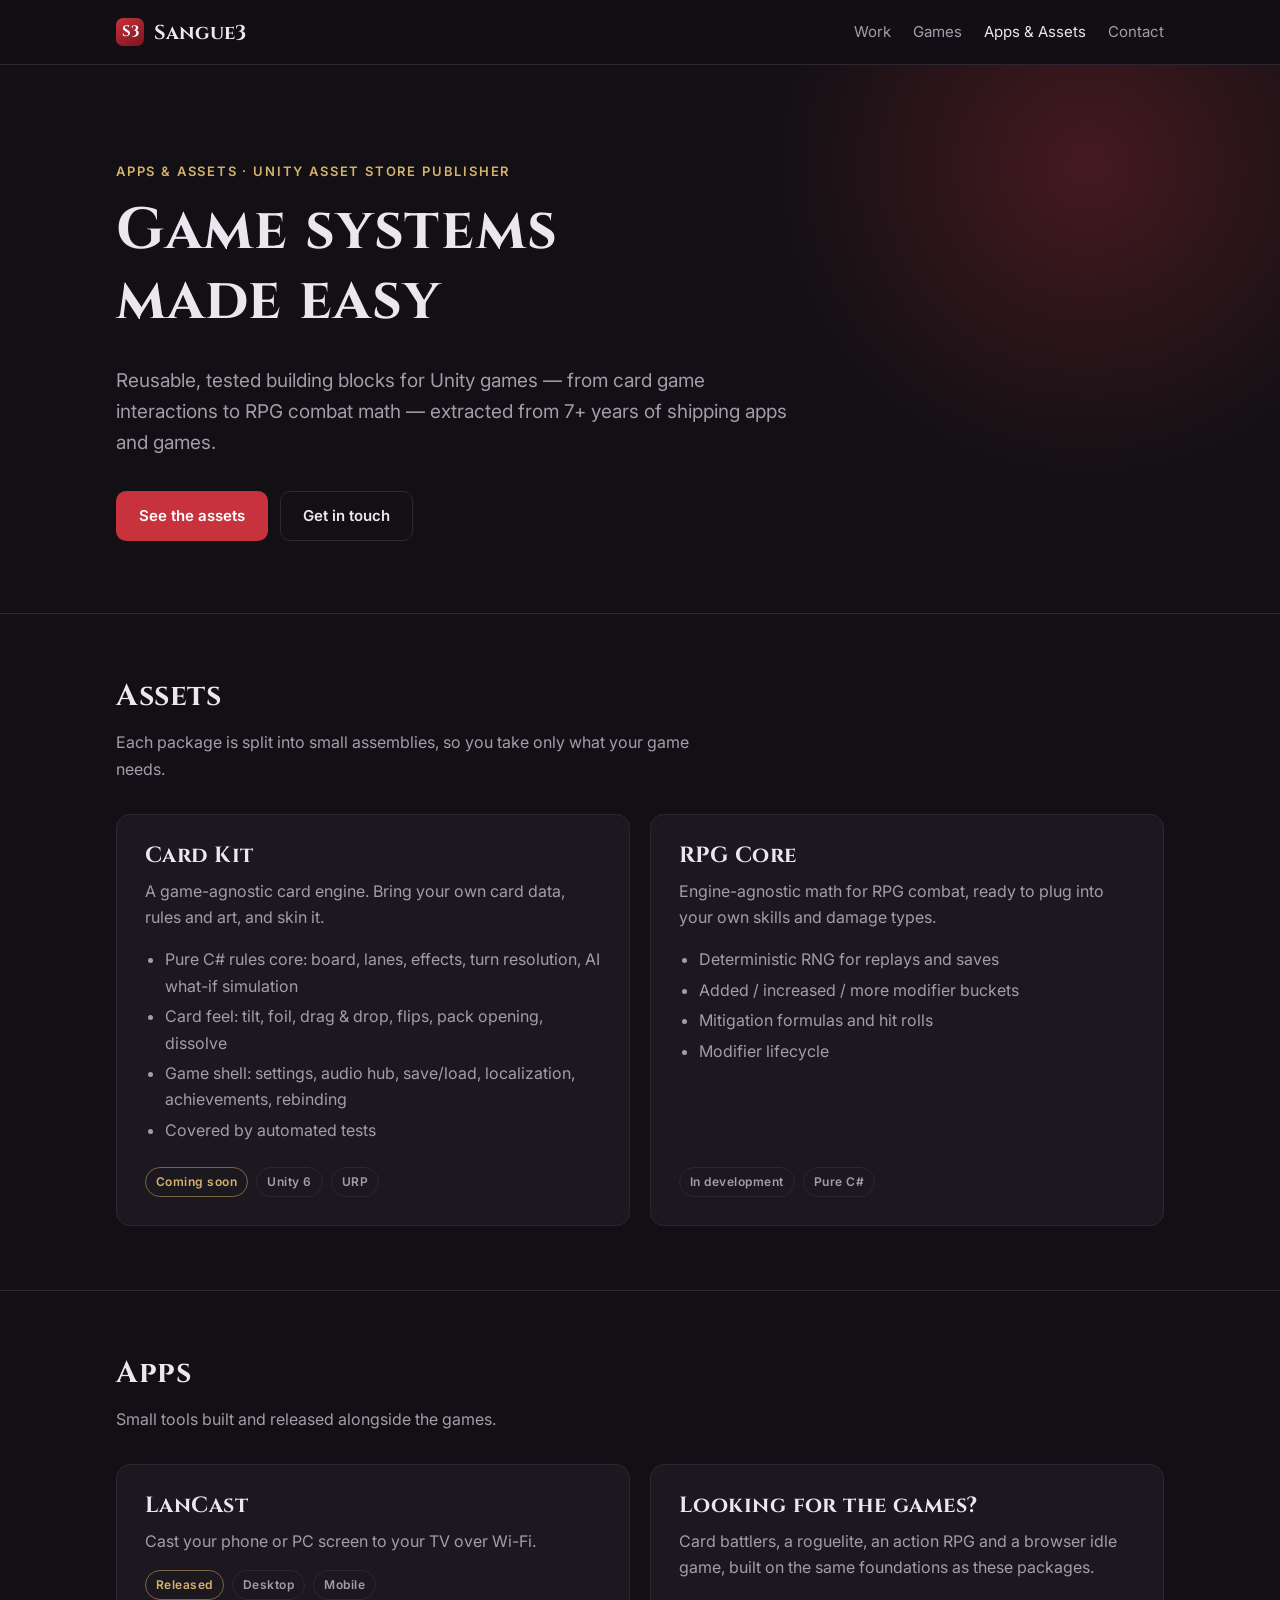
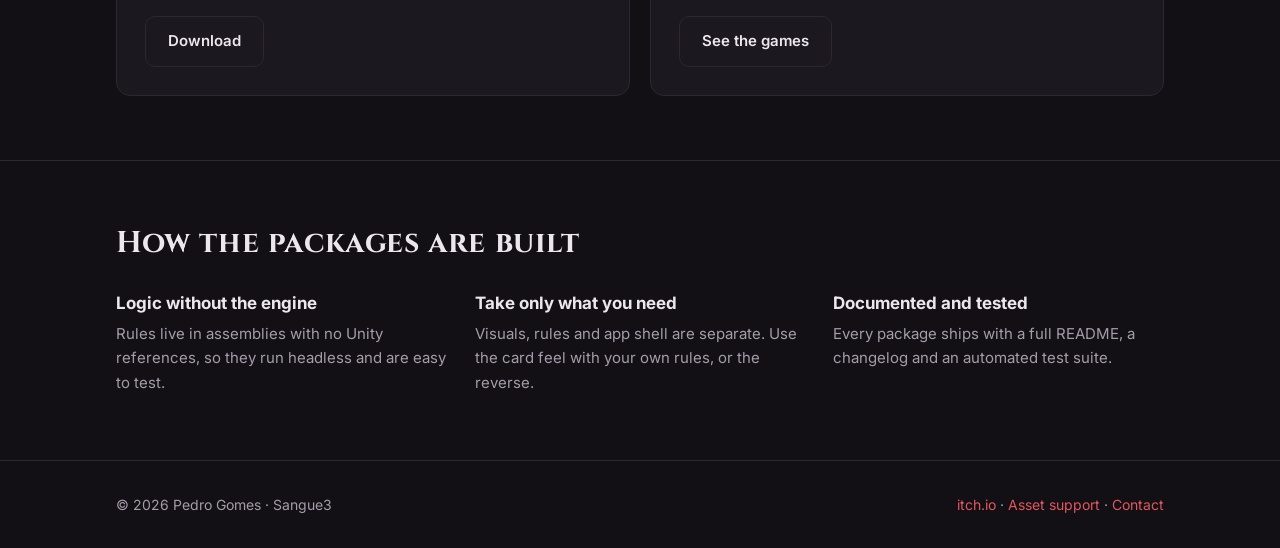
<file: assets/index.html>
<!doctype html>
<html lang="en">
<head>
  <meta charset="utf-8">
  <meta name="viewport" content="width=device-width, initial-scale=1">
  <title>Apps &amp; Assets — Sangue3</title>
  <meta name="description" content="Sangue3 builds reusable, tested game systems for Unity: card game engines, RPG cores and the tooling around them.">
  <link rel="preconnect" href="https://fonts.googleapis.com">
  <link rel="preconnect" href="https://fonts.gstatic.com" crossorigin>
  <link href="https://fonts.googleapis.com/css2?family=Cinzel:wght@700&family=Inter:wght@400;600&display=swap" rel="stylesheet">
  <link rel="stylesheet" href="../style.css?v=24fcdf18">
</head>
<body>
  <header class="site-header">
    <div class="wrap">
      <a class="brand" href="../index.html"><span class="brand-mark">S3</span><span class="brand-text">Sangue3</span></a>
      <nav class="nav">
        <a href="../work/index.html">Work</a>
        <a href="../games/index.html">Games</a>
        <a href="../assets/index.html" aria-current="page">Apps &amp; Assets</a>
        <a href="../contact.html">Contact</a>
      </nav>
    </div>
  </header>

  <main>
    <div class="hero">
      <div class="wrap">
        <div class="eyebrow">Apps &amp; assets &middot; Unity Asset Store publisher</div>
        <h1>Game systems made easy</h1>
        <p>Reusable, tested building blocks for Unity games — from card game interactions to RPG combat math — extracted from 7+ years of shipping apps and games.</p>
        <a class="btn btn-primary" href="#assets">See the assets</a>
        <a class="btn btn-ghost" href="../contact.html">Get in touch</a>
      </div>
    </div>

    <section id="assets">
      <div class="wrap">
        <div class="section-head">
          <h2>Assets</h2>
          <p>Each package is split into small assemblies, so you take only what your game needs.</p>
        </div>
        <div class="grid">
          <article class="card">
            <h3>Card Kit</h3>
            <p>A game-agnostic card engine. Bring your own card data, rules and art, and skin it.</p>
            <ul>
              <li>Pure C# rules core: board, lanes, effects, turn resolution, AI what-if simulation</li>
              <li>Card feel: tilt, foil, drag &amp; drop, flips, pack opening, dissolve</li>
              <li>Game shell: settings, audio hub, save/load, localization, achievements, rebinding</li>
              <li>Covered by automated tests</li>
            </ul>
            <div class="meta">
              <span class="tag tag-gold">Coming soon</span>
              <span class="tag">Unity 6</span>
              <span class="tag">URP</span>
            </div>
          </article>
          <article class="card">
            <h3>RPG Core</h3>
            <p>Engine-agnostic math for RPG combat, ready to plug into your own skills and damage types.</p>
            <ul>
              <li>Deterministic RNG for replays and saves</li>
              <li>Added / increased / more modifier buckets</li>
              <li>Mitigation formulas and hit rolls</li>
              <li>Modifier lifecycle</li>
            </ul>
            <div class="meta">
              <span class="tag">In development</span>
              <span class="tag">Pure C#</span>
            </div>
          </article>
        </div>
      </div>
    </section>

    <section id="apps">
      <div class="wrap">
        <div class="section-head">
          <h2>Apps</h2>
          <p>Small tools built and released alongside the games.</p>
        </div>
        <div class="grid">
          <article class="card">
            <h3>LanCast</h3>
            <p>Cast your phone or PC screen to your TV over Wi-Fi.</p>
            <div class="meta"><span class="tag tag-gold">Released</span><span class="tag">Desktop</span><span class="tag">Mobile</span></div>
            <div class="meta" style="margin-top:16px"><a class="btn btn-ghost" style="margin:0" href="https://sangue3.github.io/LanCast-Install/">Download</a></div>
          </article>
          <article class="card">
            <h3>Looking for the games?</h3>
            <p>Card battlers, a roguelite, an action RPG and a browser idle game, built on the same foundations as these packages.</p>
            <div class="meta"><a class="btn btn-ghost" style="margin:0" href="../games/index.html">See the games</a></div>
          </article>
        </div>
      </div>
    </section>

    <section>
      <div class="wrap">
        <div class="section-head">
          <h2>How the packages are built</h2>
        </div>
        <div class="features">
          <div>
            <h3>Logic without the engine</h3>
            <p>Rules live in assemblies with no Unity references, so they run headless and are easy to test.</p>
          </div>
          <div>
            <h3>Take only what you need</h3>
            <p>Visuals, rules and app shell are separate. Use the card feel with your own rules, or the reverse.</p>
          </div>
          <div>
            <h3>Documented and tested</h3>
            <p>Every package ships with a full README, a changelog and an automated test suite.</p>
          </div>
        </div>
      </div>
    </section>
  </main>

  <footer class="site-footer">
    <div class="wrap">
      <span>&copy; <span id="y">2026</span> Pedro Gomes &middot; Sangue3</span>
      <span><a href="https://sangue3.itch.io/">itch.io</a> &middot; <a href="../support.html">Asset support</a> &middot; <a href="../contact.html">Contact</a></span>
    </div>
  </footer>
  <script>document.getElementById('y').textContent = new Date().getFullYear();</script>
</body>
</html>
</file>
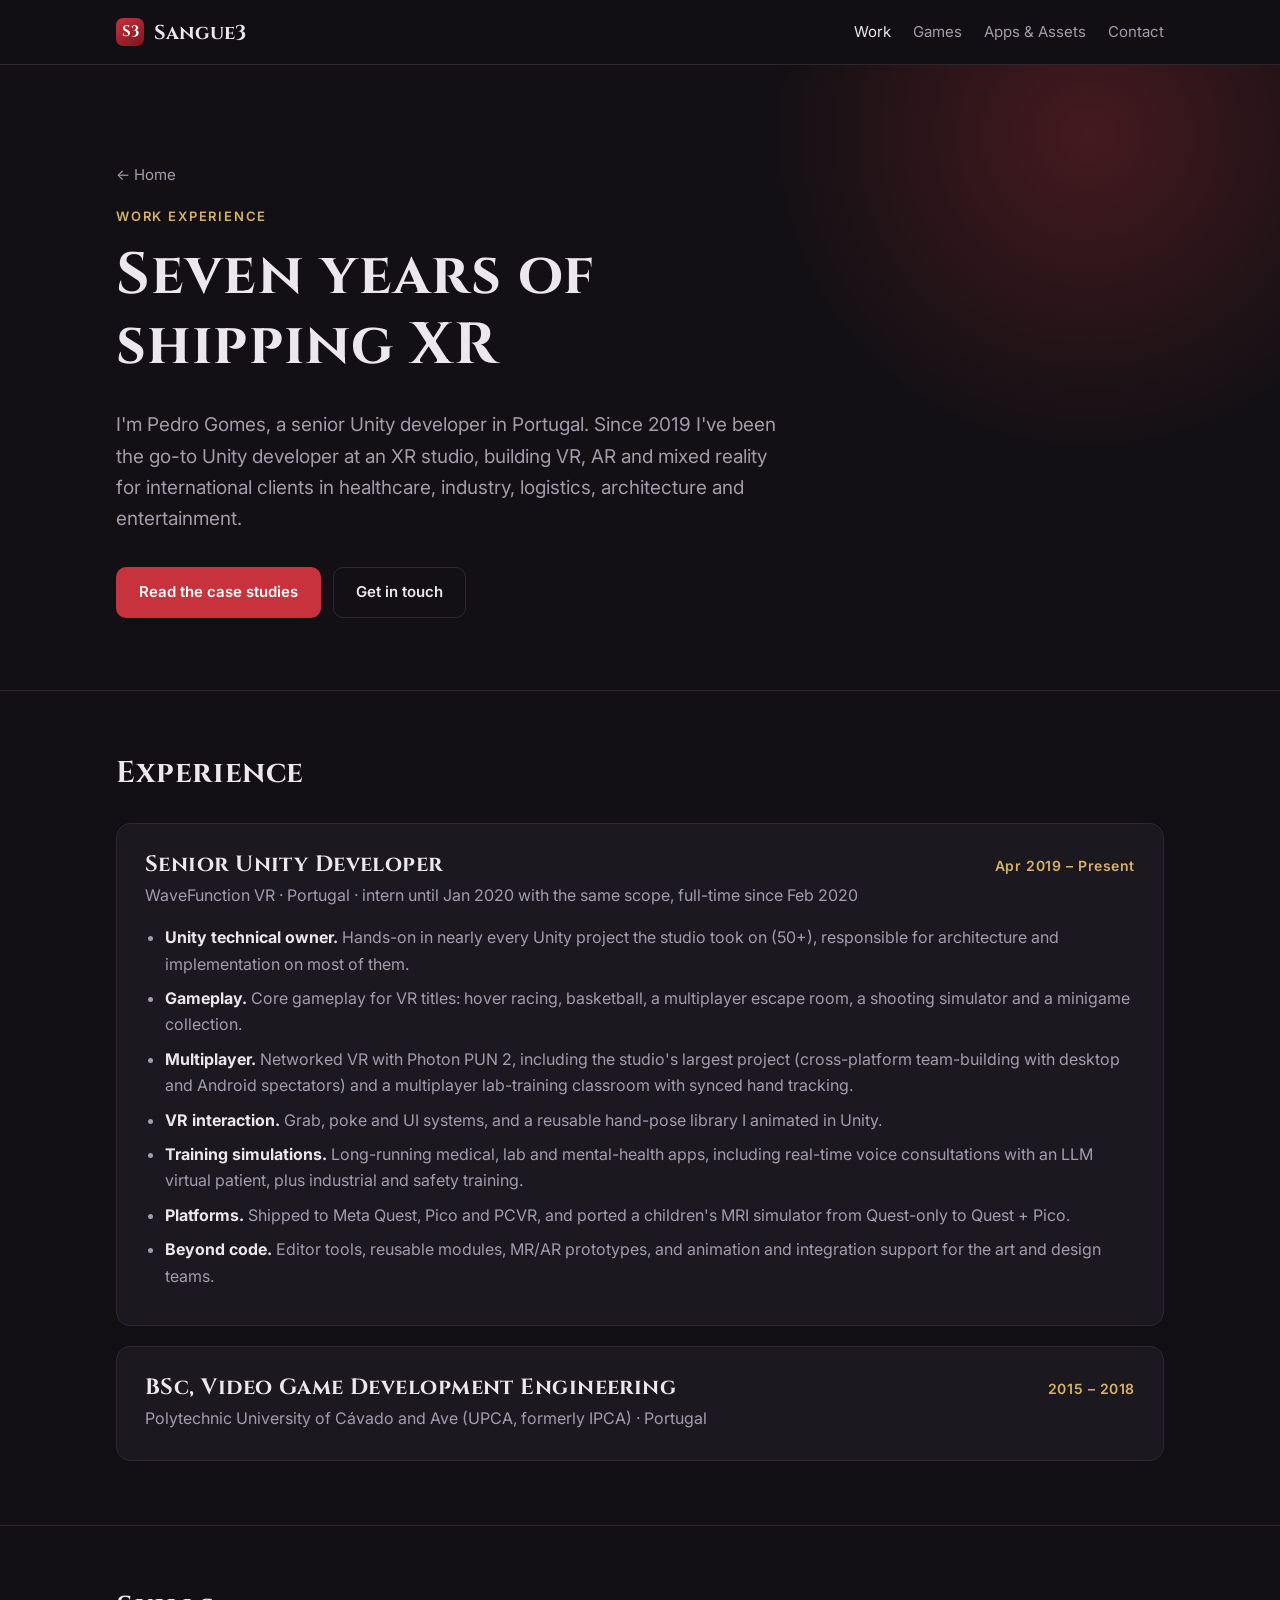
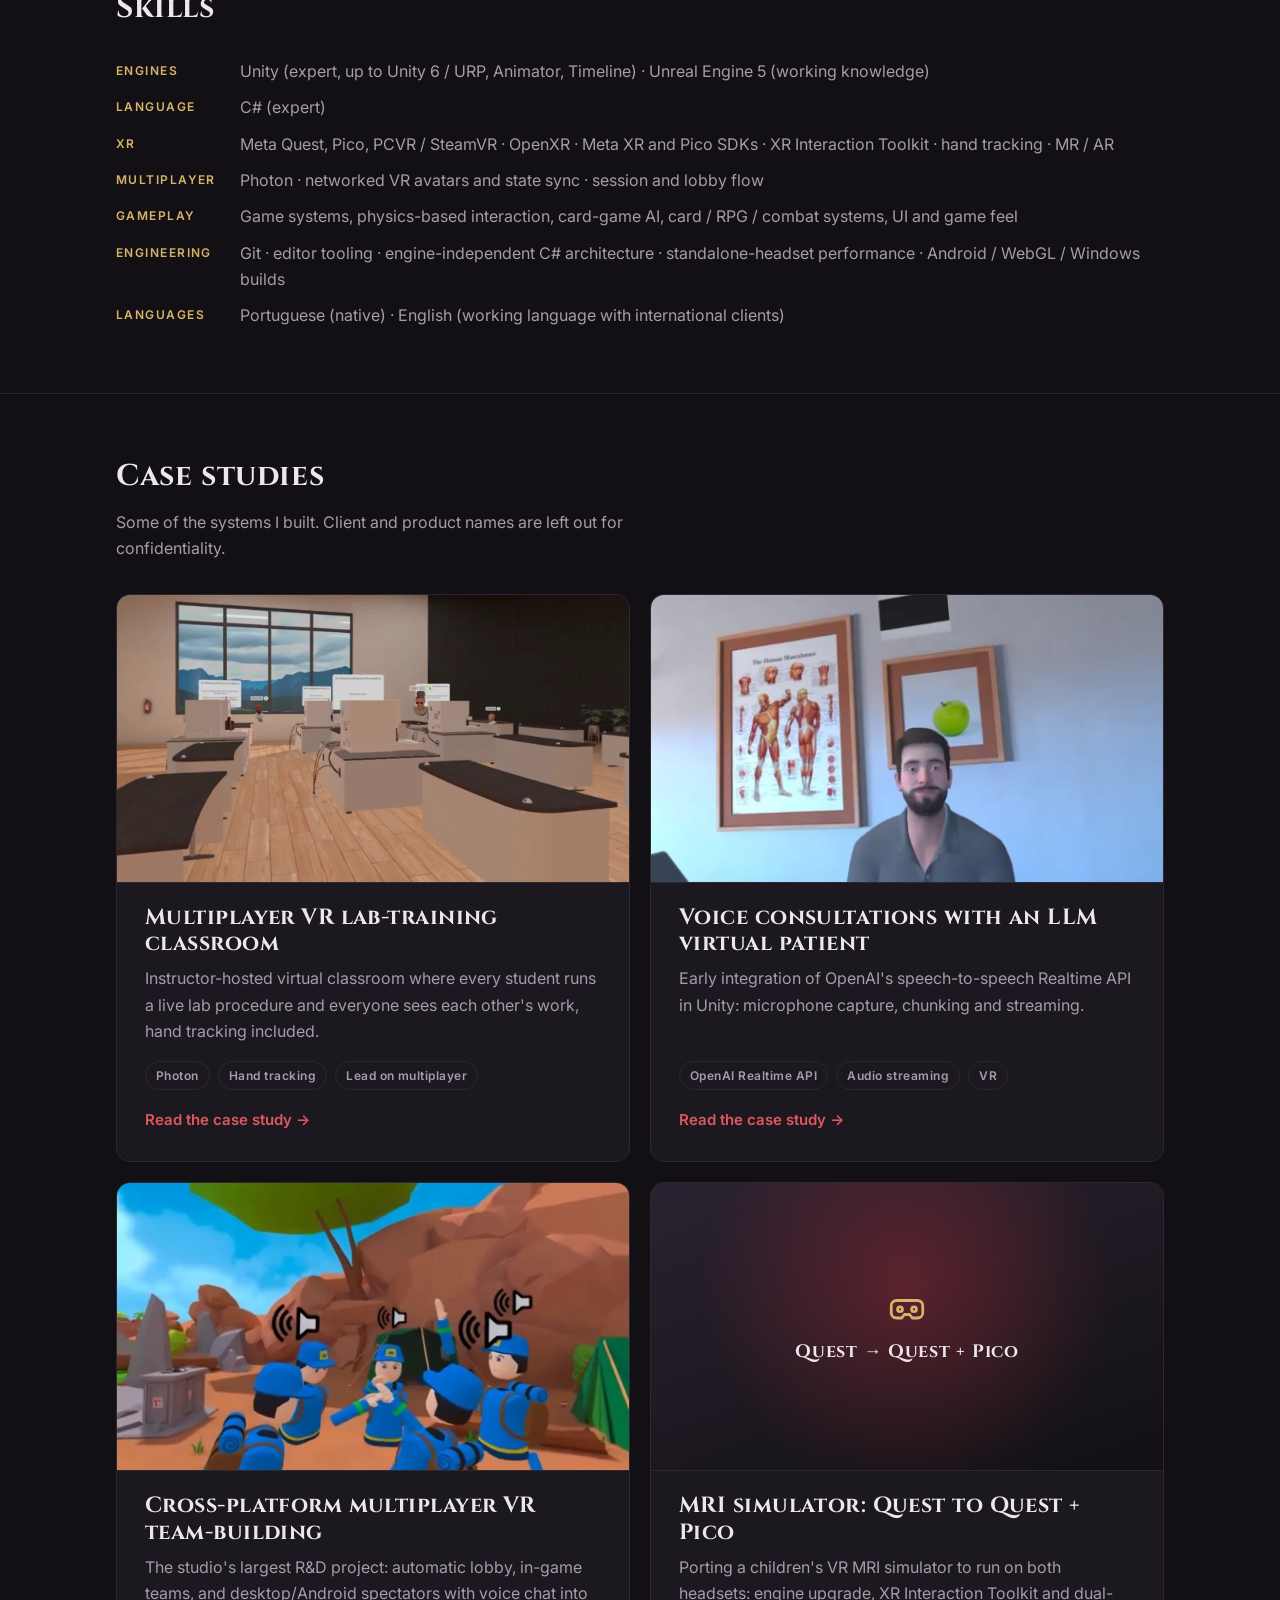
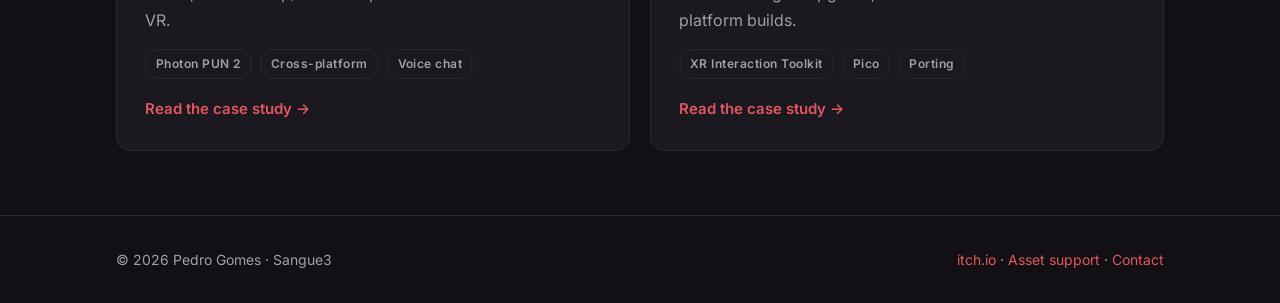
<file: work/index.html>
<!doctype html>
<html lang="en">
<head>
  <meta charset="utf-8">
  <meta name="viewport" content="width=device-width, initial-scale=1">
  <title>Work experience — Sangue3</title>
  <meta name="description" content="Work experience, skills and case studies of Pedro Gomes, senior Unity developer: VR/XR, gameplay and multiplayer.">
  <link rel="preconnect" href="https://fonts.googleapis.com">
  <link rel="preconnect" href="https://fonts.gstatic.com" crossorigin>
  <link href="https://fonts.googleapis.com/css2?family=Cinzel:wght@700&family=Inter:wght@400;600&display=swap" rel="stylesheet">
  <link rel="stylesheet" href="../style.css?v=24fcdf18">
</head>
<body>
  <header class="site-header">
    <div class="wrap">
      <a class="brand" href="../index.html"><span class="brand-mark">S3</span><span class="brand-text">Sangue3</span></a>
      <nav class="nav">
        <a href="../work/index.html" aria-current="page">Work</a>
        <a href="../games/index.html">Games</a>
        <a href="../assets/index.html">Apps &amp; Assets</a>
        <a href="../contact.html">Contact</a>
      </nav>
    </div>
  </header>

  <main>
    <div class="hero">
      <div class="wrap">
        <a class="back" href="../index.html">&larr; Home</a>
        <div class="eyebrow">Work experience</div>
        <h1>Seven years of shipping XR</h1>
        <p>I'm Pedro Gomes, a senior Unity developer in Portugal. Since 2019 I've been the go-to Unity developer at an XR studio, building VR, AR and mixed reality for international clients in healthcare, industry, logistics, architecture and entertainment.</p>
        <a class="btn btn-primary" href="#case-studies">Read the case studies</a>
        <a class="btn btn-ghost" href="../contact.html">Get in touch</a>
      </div>
    </div>

    <section id="experience">
      <div class="wrap">
        <div class="section-head">
          <h2>Experience</h2>
        </div>
        <div class="timeline">
          <article class="job rise">
            <div class="job-head">
              <h3>Senior Unity Developer</h3>
              <span class="job-dates">Apr 2019 &ndash; Present</span>
            </div>
            <p class="job-org">WaveFunction VR &middot; Portugal &middot; intern until Jan 2020 with the same scope, full-time since Feb 2020</p>
            <ul>
              <li><strong>Unity technical owner.</strong> Hands-on in nearly every Unity project the studio took on (50+), responsible for architecture and implementation on most of them.</li>
              <li><strong>Gameplay.</strong> Core gameplay for VR titles: hover racing, basketball, a multiplayer escape room, a shooting simulator and a minigame collection.</li>
              <li><strong>Multiplayer.</strong> Networked VR with Photon PUN 2, including the studio's largest project (cross-platform team-building with desktop and Android spectators) and a multiplayer lab-training classroom with synced hand tracking.</li>
              <li><strong>VR interaction.</strong> Grab, poke and UI systems, and a reusable hand-pose library I animated in Unity.</li>
              <li><strong>Training simulations.</strong> Long-running medical, lab and mental-health apps, including real-time voice consultations with an LLM virtual patient, plus industrial and safety training.</li>
              <li><strong>Platforms.</strong> Shipped to Meta Quest, Pico and PCVR, and ported a children's MRI simulator from Quest-only to Quest + Pico.</li>
              <li><strong>Beyond code.</strong> Editor tools, reusable modules, MR/AR prototypes, and animation and integration support for the art and design teams.</li>
            </ul>
          </article>
          <article class="job rise rise-2">
            <div class="job-head">
              <h3>BSc, Video Game Development Engineering</h3>
              <span class="job-dates">2015 &ndash; 2018</span>
            </div>
            <p class="job-org" style="margin-bottom:0">Polytechnic University of C&aacute;vado and Ave (UPCA, formerly IPCA) &middot; Portugal</p>
          </article>
        </div>
      </div>
    </section>

    <section id="skills">
      <div class="wrap">
        <div class="section-head">
          <h2>Skills</h2>
        </div>
        <dl class="skills">
          <dt>Engines</dt><dd>Unity (expert, up to Unity 6 / URP, Animator, Timeline) &middot; Unreal Engine 5 (working knowledge)</dd>
          <dt>Language</dt><dd>C# (expert)</dd>
          <dt>XR</dt><dd>Meta Quest, Pico, PCVR / SteamVR &middot; OpenXR &middot; Meta XR and Pico SDKs &middot; XR Interaction Toolkit &middot; hand tracking &middot; MR / AR</dd>
          <dt>Multiplayer</dt><dd>Photon &middot; networked VR avatars and state sync &middot; session and lobby flow</dd>
          <dt>Gameplay</dt><dd>Game systems, physics-based interaction, card-game AI, card / RPG / combat systems, UI and game feel</dd>
          <dt>Engineering</dt><dd>Git &middot; editor tooling &middot; engine-independent C# architecture &middot; standalone-headset performance &middot; Android / WebGL / Windows builds</dd>
          <dt>Languages</dt><dd>Portuguese (native) &middot; English (working language with international clients)</dd>
        </dl>
      </div>
    </section>

    <section id="case-studies">
      <div class="wrap">
        <div class="section-head">
          <h2>Case studies</h2>
          <p>Some of the systems I built. Client and product names are left out for confidentiality.</p>
        </div>
        <div class="grid grid-2">
          <article class="card work-card">
            <a class="work-thumb" href="vr-lab-classroom.html" tabindex="-1"><img src="../img/work/vr-lab-classroom.webp" alt="" loading="lazy"></a>
            <h3><a href="vr-lab-classroom.html">Multiplayer VR lab-training classroom</a></h3>
            <p>Instructor-hosted virtual classroom where every student runs a live lab procedure and everyone sees each other's work, hand tracking included.</p>
            <div class="meta"><span class="tag">Photon</span><span class="tag">Hand tracking</span><span class="tag">Lead on multiplayer</span></div>
            <a class="read-more" href="vr-lab-classroom.html">Read the case study &rarr;</a>
          </article>
          <article class="card work-card">
            <a class="work-thumb" href="llm-voice-patient.html" tabindex="-1"><img src="../img/work/llm-voice-patient.webp" alt="" loading="lazy"></a>
            <h3><a href="llm-voice-patient.html">Voice consultations with an LLM virtual patient</a></h3>
            <p>Early integration of OpenAI's speech-to-speech Realtime API in Unity: microphone capture, chunking and streaming.</p>
            <div class="meta"><span class="tag">OpenAI Realtime API</span><span class="tag">Audio streaming</span><span class="tag">VR</span></div>
            <a class="read-more" href="llm-voice-patient.html">Read the case study &rarr;</a>
          </article>
          <article class="card work-card">
            <a class="work-thumb" href="vr-teambuilding.html" tabindex="-1"><img src="../img/work/vr-teambuilding.webp" alt="" loading="lazy"></a>
            <h3><a href="vr-teambuilding.html">Cross-platform multiplayer VR team-building</a></h3>
            <p>The studio's largest R&amp;D project: automatic lobby, in-game teams, and desktop/Android spectators with voice chat into VR.</p>
            <div class="meta"><span class="tag">Photon PUN 2</span><span class="tag">Cross-platform</span><span class="tag">Voice chat</span></div>
            <a class="read-more" href="vr-teambuilding.html">Read the case study &rarr;</a>
          </article>
          <article class="card work-card">
            <a class="work-thumb cover-gen" href="meta-to-pico.html" tabindex="-1" aria-hidden="true">
              <svg viewBox="0 0 24 24" fill="none" stroke="currentColor" stroke-width="1.6" stroke-linecap="round" stroke-linejoin="round"><path d="M3 9a3 3 0 0 1 3-3h12a3 3 0 0 1 3 3v4a3 3 0 0 1-3 3h-3l-1.5-2h-3L9 16H6a3 3 0 0 1-3-3V9Z"/><circle cx="8" cy="11" r="1.4"/><circle cx="16" cy="11" r="1.4"/></svg>
              <span>Quest &rarr; Quest + Pico</span>
            </a>
            <h3><a href="meta-to-pico.html">MRI simulator: Quest to Quest + Pico</a></h3>
            <p>Porting a children's VR MRI simulator to run on both headsets: engine upgrade, XR Interaction Toolkit and dual-platform builds.</p>
            <div class="meta"><span class="tag">XR Interaction Toolkit</span><span class="tag">Pico</span><span class="tag">Porting</span></div>
            <a class="read-more" href="meta-to-pico.html">Read the case study &rarr;</a>
          </article>
        </div>
      </div>
    </section>
  </main>

  <footer class="site-footer">
    <div class="wrap">
      <span>&copy; <span id="y">2026</span> Pedro Gomes &middot; Sangue3</span>
      <span><a href="https://sangue3.itch.io/">itch.io</a> &middot; <a href="../support.html">Asset support</a> &middot; <a href="../contact.html">Contact</a></span>
    </div>
  </footer>
  <script>document.getElementById('y').textContent = new Date().getFullYear();</script>
</body>
</html>
</file>
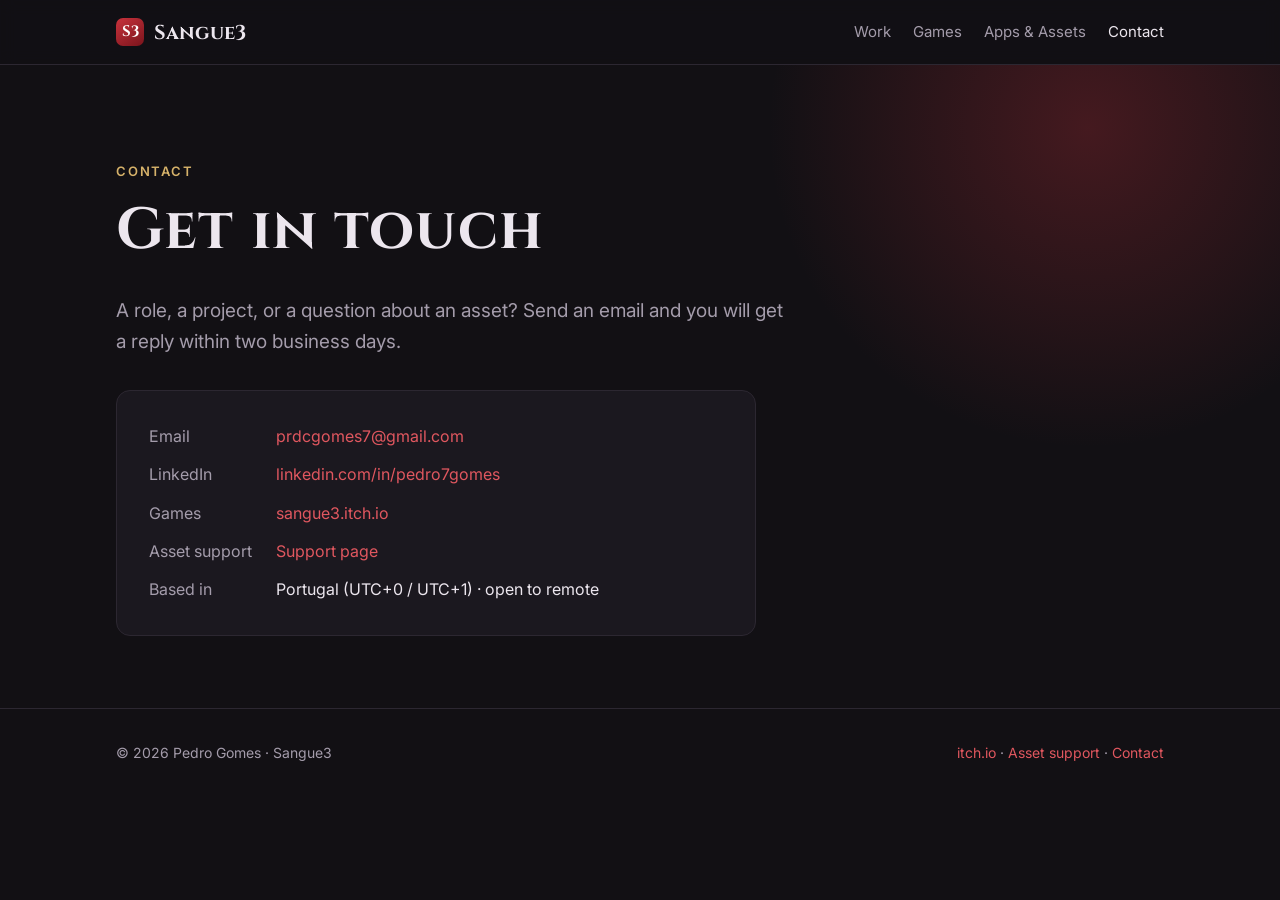
<file: contact.html>
<!doctype html>
<html lang="en">
<head>
  <meta charset="utf-8">
  <meta name="viewport" content="width=device-width, initial-scale=1">
  <title>Contact — Sangue3</title>
  <meta name="description" content="Contact Pedro Gomes (Sangue3) about job opportunities, Unity assets or collaborations.">
  <link rel="preconnect" href="https://fonts.googleapis.com">
  <link rel="preconnect" href="https://fonts.gstatic.com" crossorigin>
  <link href="https://fonts.googleapis.com/css2?family=Cinzel:wght@700&family=Inter:wght@400;600&display=swap" rel="stylesheet">
  <link rel="stylesheet" href="style.css?v=24fcdf18">
</head>
<body>
  <header class="site-header">
    <div class="wrap">
      <a class="brand" href="index.html"><span class="brand-mark">S3</span><span class="brand-text">Sangue3</span></a>
      <nav class="nav">
        <a href="work/index.html">Work</a>
        <a href="games/index.html">Games</a>
        <a href="assets/index.html">Apps &amp; Assets</a>
        <a href="contact.html" aria-current="page">Contact</a>
      </nav>
    </div>
  </header>

  <main>
    <div class="hero">
      <div class="wrap">
        <div class="eyebrow">Contact</div>
        <h1>Get in touch</h1>
        <p>A role, a project, or a question about an asset? Send an email and you will get a reply within two business days.</p>
        <div class="contact-box">
          <dl>
            <dt>Email</dt>
            <dd><a href="mailto:prdcgomes7@gmail.com">prdcgomes7@gmail.com</a></dd>
            <dt>LinkedIn</dt>
            <dd><a href="https://www.linkedin.com/in/pedro7gomes">linkedin.com/in/pedro7gomes</a></dd>
            <dt>Games</dt>
            <dd><a href="https://sangue3.itch.io/">sangue3.itch.io</a></dd>
            <dt>Asset support</dt>
            <dd><a href="support.html">Support page</a></dd>
            <dt>Based in</dt>
            <dd>Portugal (UTC+0 / UTC+1) &middot; open to remote</dd>
          </dl>
        </div>
      </div>
    </div>
  </main>

  <footer class="site-footer">
    <div class="wrap">
      <span>&copy; <span id="y">2026</span> Pedro Gomes &middot; Sangue3</span>
      <span><a href="https://sangue3.itch.io/">itch.io</a> &middot; <a href="support.html">Asset support</a> &middot; <a href="contact.html">Contact</a></span>
    </div>
  </footer>
  <script>document.getElementById('y').textContent = new Date().getFullYear();</script>
</body>
</html>
</file>
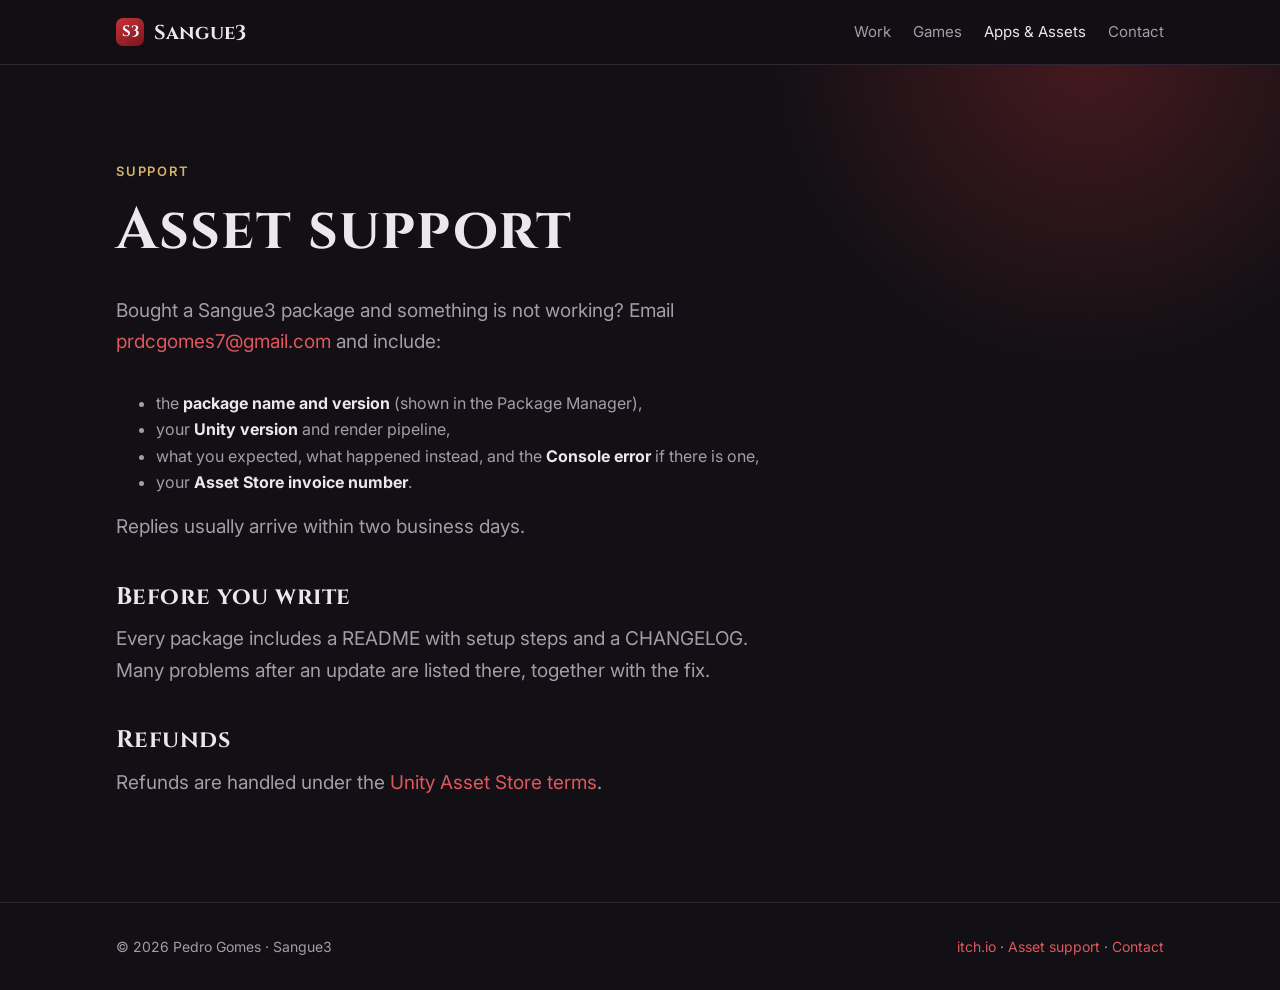
<file: support.html>
<!doctype html>
<html lang="en">
<head>
  <meta charset="utf-8">
  <meta name="viewport" content="width=device-width, initial-scale=1">
  <title>Support — Sangue3</title>
  <meta name="description" content="Support for Sangue3 Unity Asset Store packages.">
  <link rel="preconnect" href="https://fonts.googleapis.com">
  <link rel="preconnect" href="https://fonts.gstatic.com" crossorigin>
  <link href="https://fonts.googleapis.com/css2?family=Cinzel:wght@700&family=Inter:wght@400;600&display=swap" rel="stylesheet">
  <link rel="stylesheet" href="style.css?v=24fcdf18">
</head>
<body>
  <header class="site-header">
    <div class="wrap">
      <a class="brand" href="index.html"><span class="brand-mark">S3</span><span class="brand-text">Sangue3</span></a>
      <nav class="nav">
        <a href="work/index.html">Work</a>
        <a href="games/index.html">Games</a>
        <a href="assets/index.html" aria-current="page">Apps &amp; Assets</a>
        <a href="contact.html">Contact</a>
      </nav>
    </div>
  </header>

  <main>
    <div class="hero">
      <div class="wrap">
        <div class="eyebrow">Support</div>
        <h1>Asset support</h1>
        <div class="prose">
          <p>Bought a Sangue3 package and something is not working? Email <a href="mailto:prdcgomes7@gmail.com">prdcgomes7@gmail.com</a> and include:</p>
          <ul>
            <li>the <strong>package name and version</strong> (shown in the Package Manager),</li>
            <li>your <strong>Unity version</strong> and render pipeline,</li>
            <li>what you expected, what happened instead, and the <strong>Console error</strong> if there is one,</li>
            <li>your <strong>Asset Store invoice number</strong>.</li>
          </ul>
          <p>Replies usually arrive within two business days.</p>

          <h2>Before you write</h2>
          <p>Every package includes a README with setup steps and a CHANGELOG. Many problems after an update are listed there, together with the fix.</p>

          <h2>Refunds</h2>
          <p>Refunds are handled under the <a href="https://unity.com/legal/as-terms">Unity Asset Store terms</a>.</p>
        </div>
      </div>
    </div>
  </main>

  <footer class="site-footer">
    <div class="wrap">
      <span>&copy; <span id="y">2026</span> Pedro Gomes &middot; Sangue3</span>
      <span><a href="https://sangue3.itch.io/">itch.io</a> &middot; <a href="support.html">Asset support</a> &middot; <a href="contact.html">Contact</a></span>
    </div>
  </footer>
  <script>document.getElementById('y').textContent = new Date().getFullYear();</script>
</body>
</html>
</file>
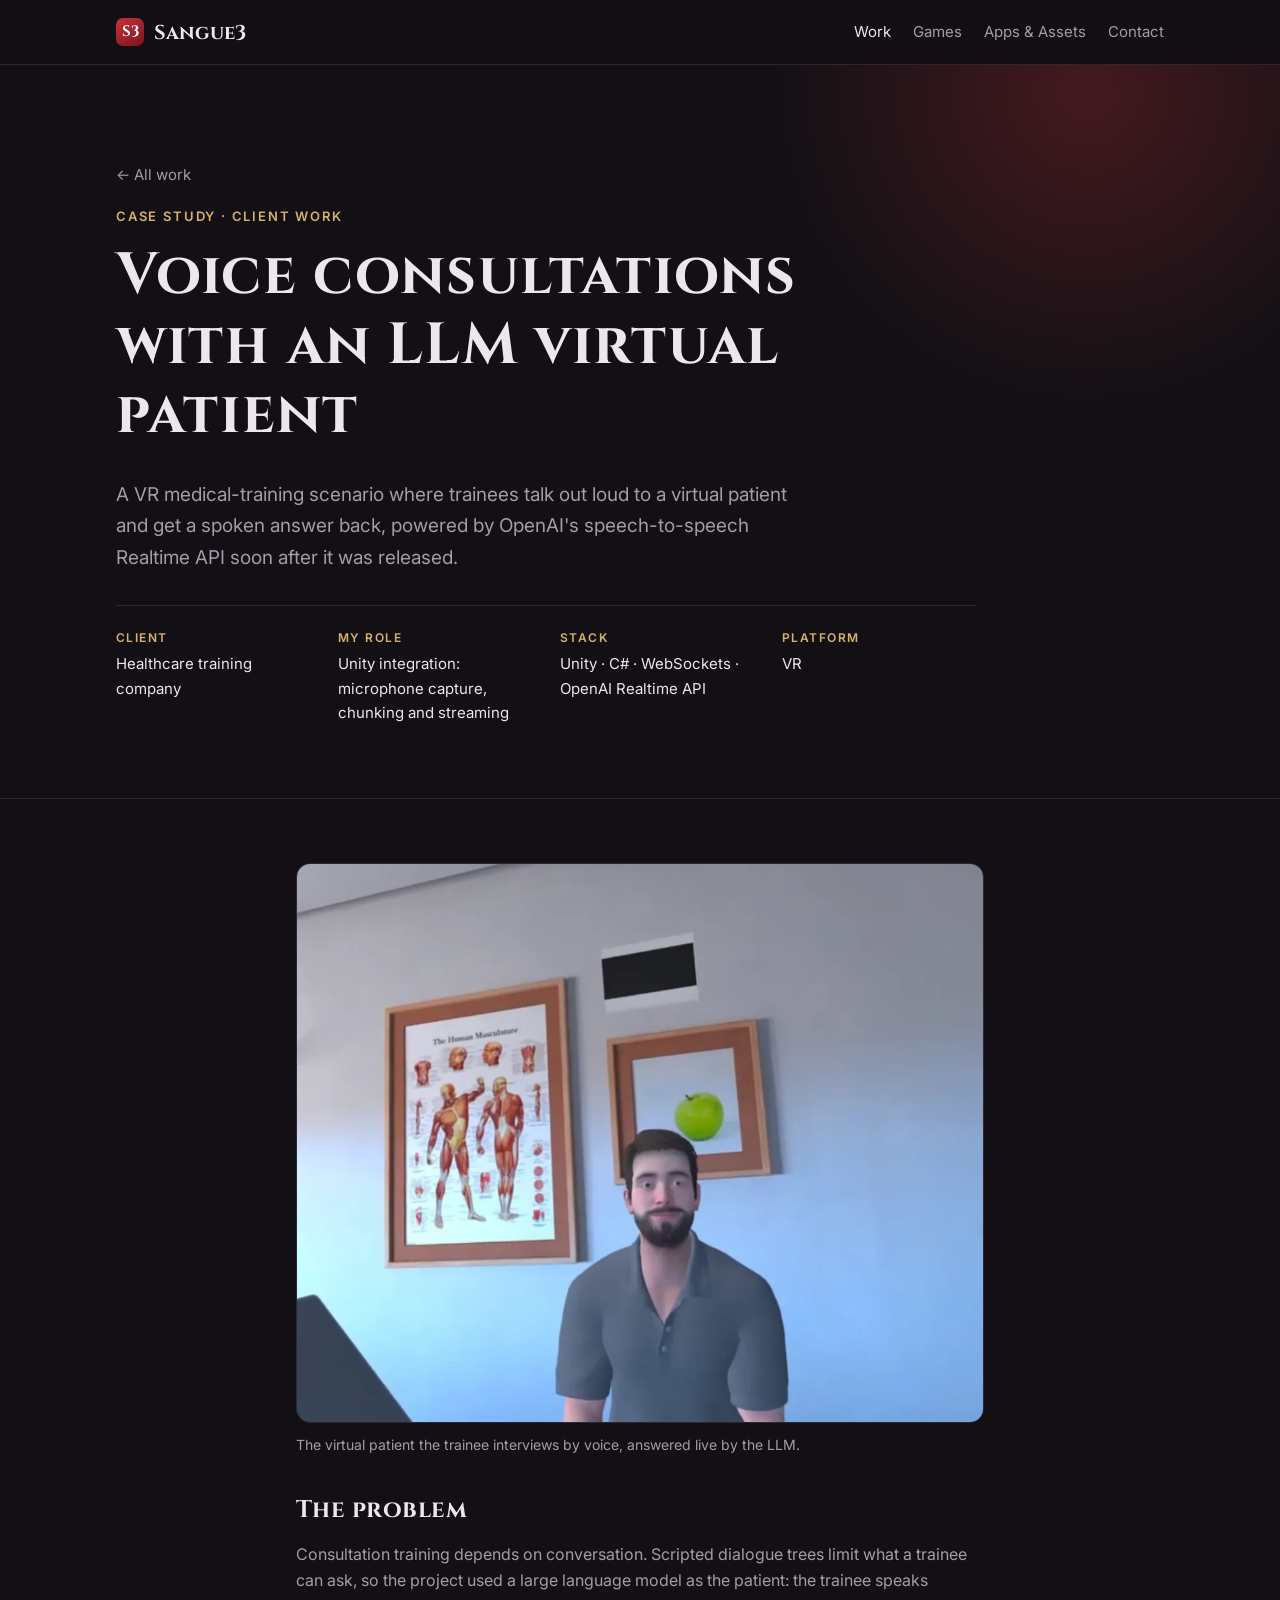
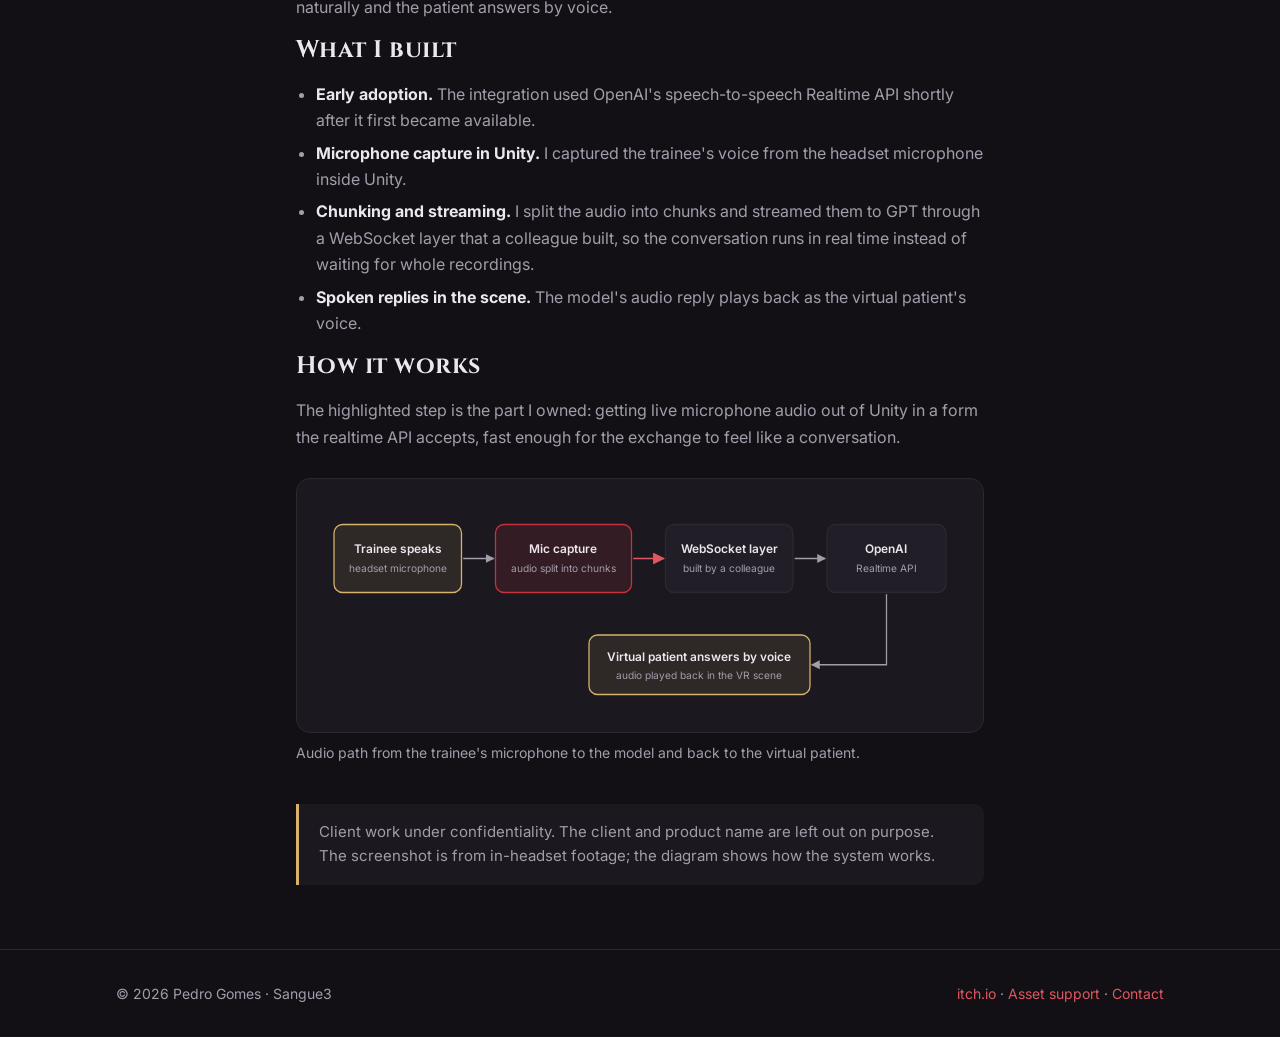
<file: work/llm-voice-patient.html>
<!doctype html>
<html lang="en">
<head>
  <meta charset="utf-8">
  <meta name="viewport" content="width=device-width, initial-scale=1">
  <title>Voice consultations with an LLM virtual patient — Sangue3</title>
  <meta name="description" content="A VR medical-training scenario where trainees talk out loud to a virtual patient and get a spoken answer back, powered by OpenAI's speech-to-speech Realtime API soon after it was released.">
  <link rel="preconnect" href="https://fonts.googleapis.com">
  <link rel="preconnect" href="https://fonts.gstatic.com" crossorigin>
  <link href="https://fonts.googleapis.com/css2?family=Cinzel:wght@700&family=Inter:wght@400;600&display=swap" rel="stylesheet">
  <link rel="stylesheet" href="../style.css?v=24fcdf18">
</head>
<body>
  <header class="site-header">
    <div class="wrap">
      <a class="brand" href="../index.html"><span class="brand-mark">S3</span><span class="brand-text">Sangue3</span></a>
      <nav class="nav">
        <a href="../work/index.html" aria-current="page">Work</a>
        <a href="../games/index.html">Games</a>
        <a href="../assets/index.html">Apps &amp; Assets</a>
        <a href="../contact.html">Contact</a>
      </nav>
    </div>
  </header>

  <main>
    <div class="hero">
      <div class="wrap">
        <a class="back" href="index.html#case-studies">&larr; All work</a>
        <div class="eyebrow">Case study &middot; Client work</div>
        <h1 style="max-width:22ch">Voice consultations with an LLM virtual patient</h1>
        <p>A VR medical-training scenario where trainees talk out loud to a virtual patient and get a spoken answer back, powered by OpenAI's speech-to-speech Realtime API soon after it was released.</p>
        <dl class="cs-meta">
          <div><dt>Client</dt><dd>Healthcare training company</dd></div>
          <div><dt>My role</dt><dd>Unity integration: microphone capture, chunking and streaming</dd></div>
          <div><dt>Stack</dt><dd>Unity &middot; C# &middot; WebSockets &middot; OpenAI Realtime API</dd></div>
          <div><dt>Platform</dt><dd>VR</dd></div>
        </dl>
      </div>
    </div>

    <section>
      <div class="wrap cs-body">
        <figure class="shot">
          <img src="../img/work/llm-voice-patient.webp" alt="Virtual patient standing in a VR consultation room" width="1075" height="1079" loading="lazy">
          <figcaption>The virtual patient the trainee interviews by voice, answered live by the LLM.</figcaption>
        </figure>

        <h2>The problem</h2>
        <p>Consultation training depends on conversation. Scripted dialogue trees limit what a trainee can ask, so the project used a large language model as the patient: the trainee speaks naturally and the patient answers by voice.</p>

        <h2>What I built</h2>
        <ul>
          <li><strong>Early adoption.</strong> The integration used OpenAI's speech-to-speech Realtime API shortly after it first became available.</li>
          <li><strong>Microphone capture in Unity.</strong> I captured the trainee's voice from the headset microphone inside Unity.</li>
          <li><strong>Chunking and streaming.</strong> I split the audio into chunks and streamed them to GPT through a WebSocket layer that a colleague built, so the conversation runs in real time instead of waiting for whole recordings.</li>
          <li><strong>Spoken replies in the scene.</strong> The model's audio reply plays back as the virtual patient's voice.</li>
        </ul>

        <h2>How it works</h2>
        <p>The highlighted step is the part I owned: getting live microphone audio out of Unity in a form the realtime API accepts, fast enough for the exchange to feel like a conversation.</p>
        <div class="diagram" role="img" aria-label="Audio path from the trainee's microphone to the model and back to the virtual patient.">
<svg viewBox="0 0 760 250" xmlns="http://www.w3.org/2000/svg">
<defs>
  <marker id="a" viewBox="0 0 10 10" refX="9" refY="5" markerWidth="7" markerHeight="7" orient="auto-start-reverse"><path class="arrow" d="M0,0 L10,5 L0,10 z"/></marker>
  <marker id="aa" viewBox="0 0 10 10" refX="9" refY="5" markerWidth="7" markerHeight="7" orient="auto-start-reverse"><path class="arrow-accent" d="M0,0 L10,5 L0,10 z"/></marker>
</defs>
  <rect class="box-gold" x="20" y="30" width="150" height="80" rx="10"/>
  <text x="95" y="64" text-anchor="middle">Trainee speaks</text>
  <text class="sub" x="95" y="86" text-anchor="middle">headset microphone</text>

  <rect class="box-accent" x="210" y="30" width="160" height="80" rx="10"/>
  <text x="290" y="64" text-anchor="middle">Mic capture</text>
  <text class="sub" x="290" y="86" text-anchor="middle">audio split into chunks</text>

  <rect class="box" x="410" y="30" width="150" height="80" rx="10"/>
  <text x="485" y="64" text-anchor="middle">WebSocket layer</text>
  <text class="sub" x="485" y="86" text-anchor="middle">built by a colleague</text>

  <rect class="box" x="600" y="30" width="140" height="80" rx="10"/>
  <text x="670" y="64" text-anchor="middle">OpenAI</text>
  <text class="sub" x="670" y="86" text-anchor="middle">Realtime API</text>

  <rect class="box-gold" x="320" y="160" width="260" height="70" rx="10"/>
  <text x="450" y="191" text-anchor="middle">Virtual patient answers by voice</text>
  <text class="sub" x="450" y="212" text-anchor="middle">audio played back in the VR scene</text>

  <path class="wire" d="M172 70 H208" marker-end="url(#a)"/>
  <path class="wire-accent" d="M372 70 H408" marker-end="url(#aa)"/>
  <path class="wire" d="M562 70 H598" marker-end="url(#a)"/>
  <path class="wire" d="M670 112 V195 H582" marker-end="url(#a)"/>
</svg>
        </div>
        <p class="caption">Audio path from the trainee's microphone to the model and back to the virtual patient.</p>
        <div class="note">Client work under confidentiality. The client and product name are left out on purpose. The screenshot is from in-headset footage; the diagram shows how the system works.</div>
      </div>
    </section>
  </main>

  <footer class="site-footer">
    <div class="wrap">
      <span>&copy; <span id="y">2026</span> Pedro Gomes &middot; Sangue3</span>
      <span><a href="https://sangue3.itch.io/">itch.io</a> &middot; <a href="../support.html">Asset support</a> &middot; <a href="../contact.html">Contact</a></span>
    </div>
  </footer>
  <script>document.getElementById('y').textContent = new Date().getFullYear();</script>
</body>
</html>
</file>
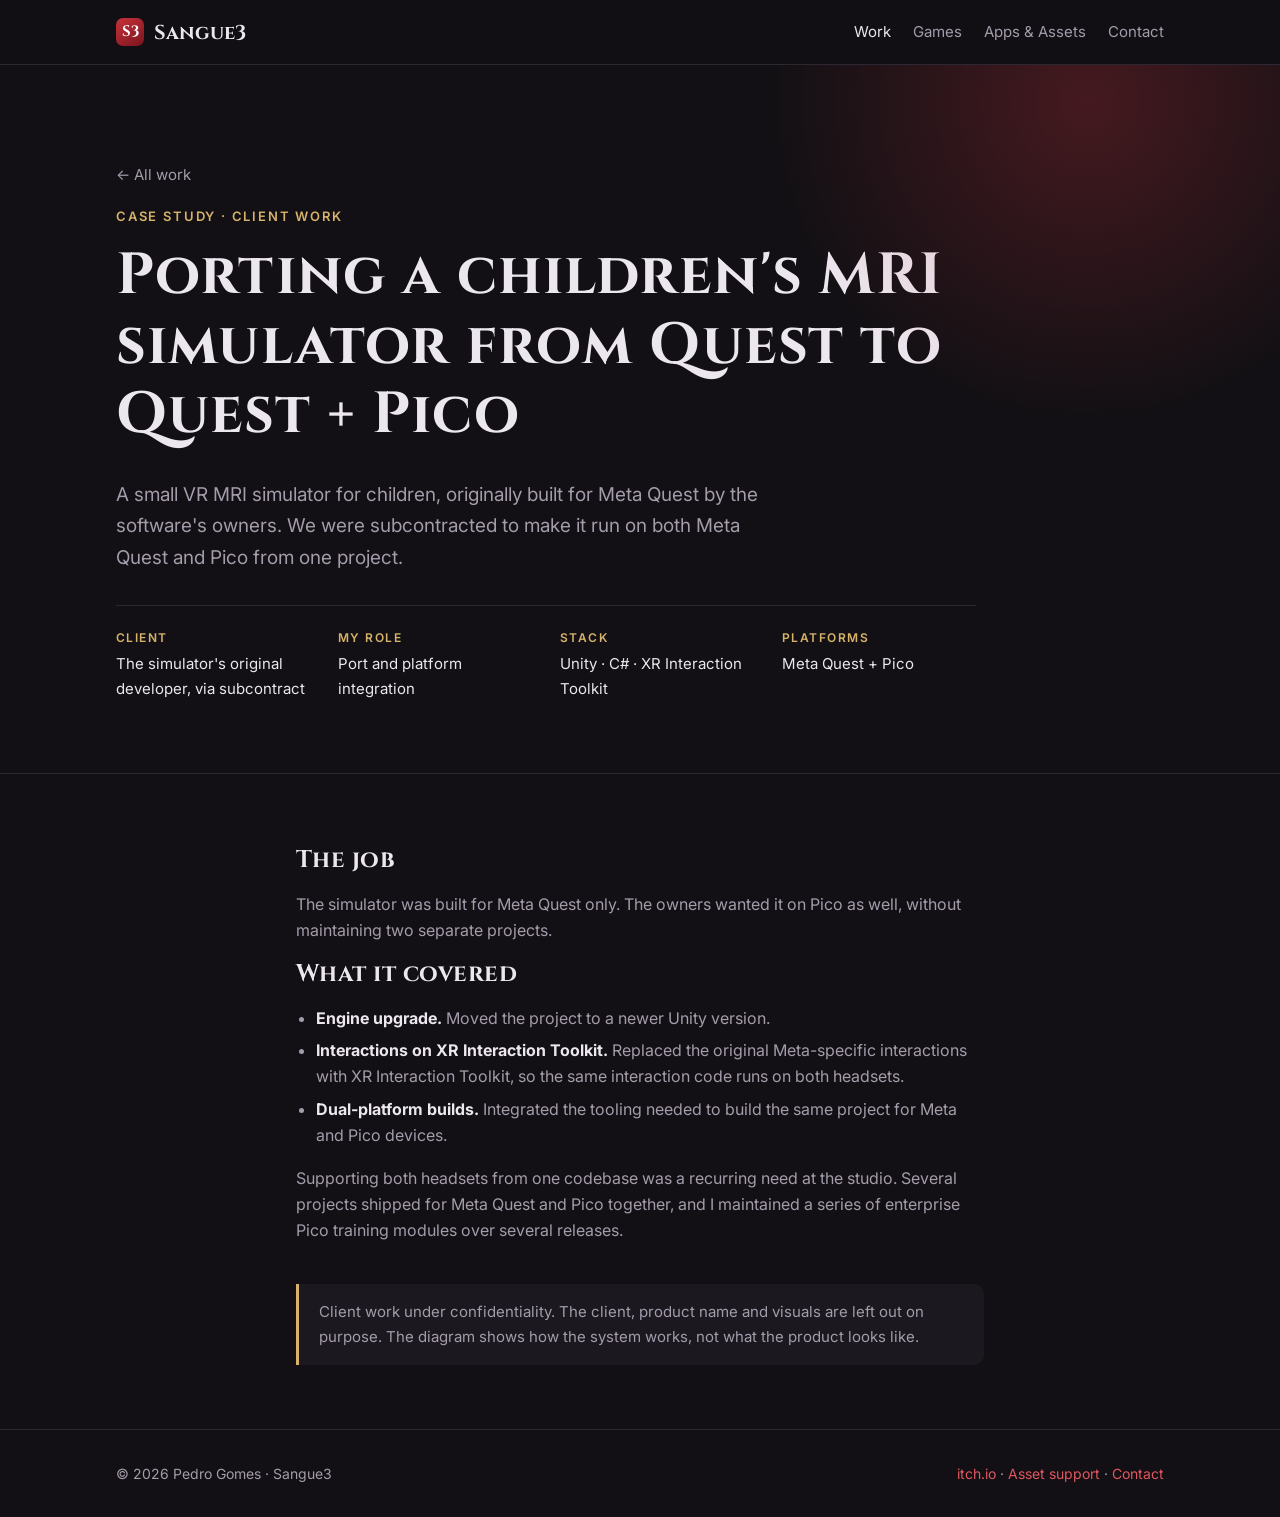
<file: work/meta-to-pico.html>
<!doctype html>
<html lang="en">
<head>
  <meta charset="utf-8">
  <meta name="viewport" content="width=device-width, initial-scale=1">
  <title>Porting a children's MRI simulator from Quest to Quest + Pico — Sangue3</title>
  <meta name="description" content="A small VR MRI simulator for children, originally built for Meta Quest by the software's owners. We were subcontracted to make it run on both Meta Quest and Pico from one project.">
  <link rel="preconnect" href="https://fonts.googleapis.com">
  <link rel="preconnect" href="https://fonts.gstatic.com" crossorigin>
  <link href="https://fonts.googleapis.com/css2?family=Cinzel:wght@700&family=Inter:wght@400;600&display=swap" rel="stylesheet">
  <link rel="stylesheet" href="../style.css?v=24fcdf18">
</head>
<body>
  <header class="site-header">
    <div class="wrap">
      <a class="brand" href="../index.html"><span class="brand-mark">S3</span><span class="brand-text">Sangue3</span></a>
      <nav class="nav">
        <a href="../work/index.html" aria-current="page">Work</a>
        <a href="../games/index.html">Games</a>
        <a href="../assets/index.html">Apps &amp; Assets</a>
        <a href="../contact.html">Contact</a>
      </nav>
    </div>
  </header>

  <main>
    <div class="hero">
      <div class="wrap">
        <a class="back" href="index.html#case-studies">&larr; All work</a>
        <div class="eyebrow">Case study &middot; Client work</div>
        <h1 style="max-width:22ch">Porting a children's MRI simulator from Quest to Quest + Pico</h1>
        <p>A small VR MRI simulator for children, originally built for Meta Quest by the software's owners. We were subcontracted to make it run on both Meta Quest and Pico from one project.</p>
        <dl class="cs-meta">
          <div><dt>Client</dt><dd>The simulator's original developer, via subcontract</dd></div>
          <div><dt>My role</dt><dd>Port and platform integration</dd></div>
          <div><dt>Stack</dt><dd>Unity &middot; C# &middot; XR Interaction Toolkit</dd></div>
          <div><dt>Platforms</dt><dd>Meta Quest + Pico</dd></div>
        </dl>
      </div>
    </div>

    <section>
      <div class="wrap cs-body">
        <h2>The job</h2>
        <p>The simulator was built for Meta Quest only. The owners wanted it on Pico as well, without maintaining two separate projects.</p>

        <h2>What it covered</h2>
        <ul>
          <li><strong>Engine upgrade.</strong> Moved the project to a newer Unity version.</li>
          <li><strong>Interactions on XR Interaction Toolkit.</strong> Replaced the original Meta-specific interactions with XR Interaction Toolkit, so the same interaction code runs on both headsets.</li>
          <li><strong>Dual-platform builds.</strong> Integrated the tooling needed to build the same project for Meta and Pico devices.</li>
        </ul>
        <p>Supporting both headsets from one codebase was a recurring need at the studio. Several projects shipped for Meta Quest and Pico together, and I maintained a series of enterprise Pico training modules over several releases.</p>

        <div class="note">Client work under confidentiality. The client, product name and visuals are left out on purpose. The diagram shows how the system works, not what the product looks like.</div>
      </div>
    </section>
  </main>

  <footer class="site-footer">
    <div class="wrap">
      <span>&copy; <span id="y">2026</span> Pedro Gomes &middot; Sangue3</span>
      <span><a href="https://sangue3.itch.io/">itch.io</a> &middot; <a href="../support.html">Asset support</a> &middot; <a href="../contact.html">Contact</a></span>
    </div>
  </footer>
  <script>document.getElementById('y').textContent = new Date().getFullYear();</script>
</body>
</html>
</file>
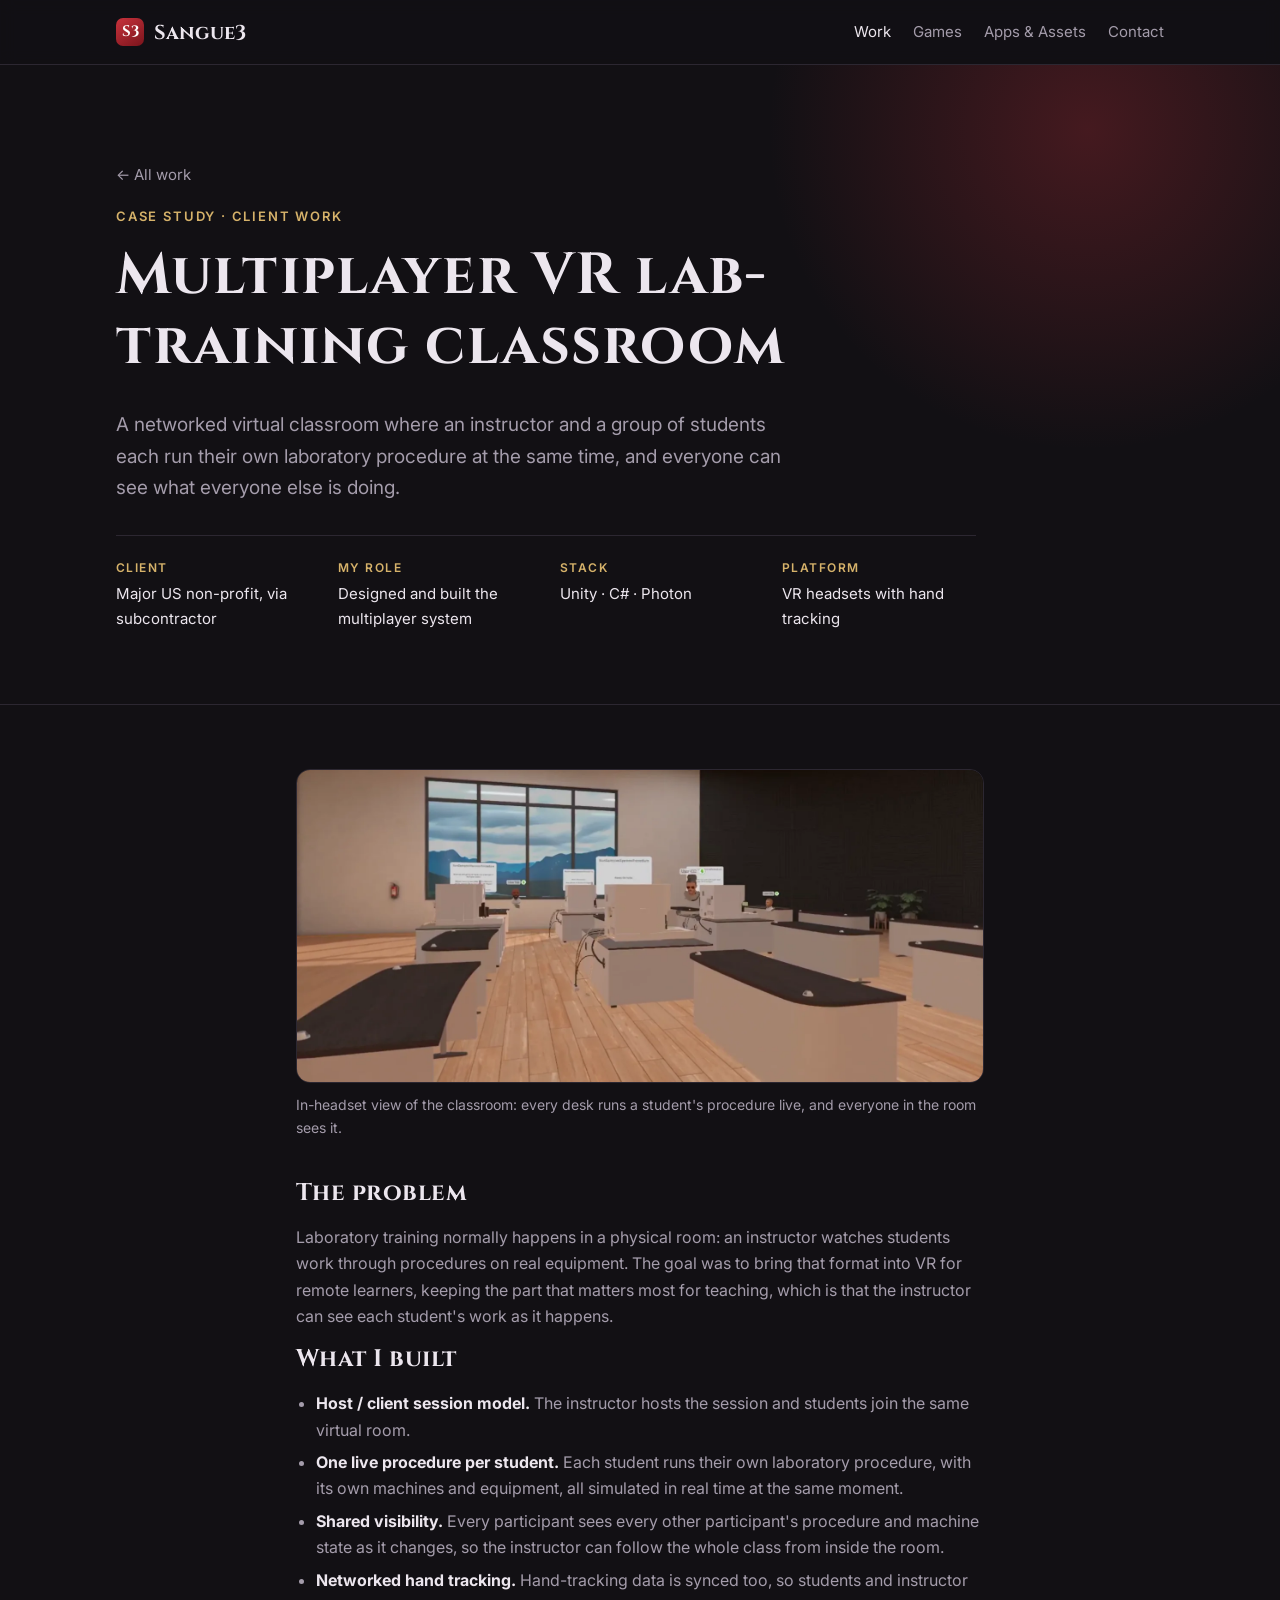
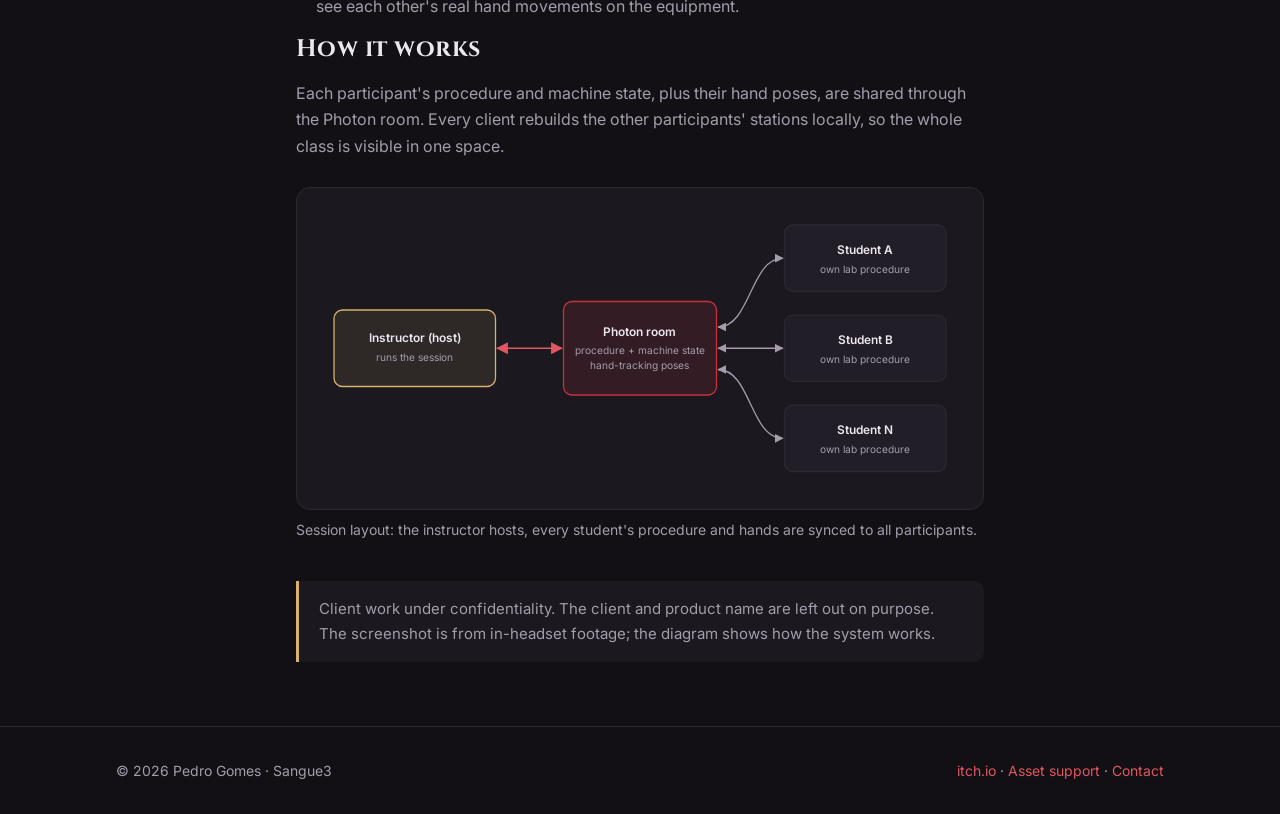
<file: work/vr-lab-classroom.html>
<!doctype html>
<html lang="en">
<head>
  <meta charset="utf-8">
  <meta name="viewport" content="width=device-width, initial-scale=1">
  <title>Multiplayer VR lab-training classroom — Sangue3</title>
  <meta name="description" content="A networked virtual classroom where an instructor and a group of students each run their own laboratory procedure at the same time, and everyone can see what everyone else is doing.">
  <link rel="preconnect" href="https://fonts.googleapis.com">
  <link rel="preconnect" href="https://fonts.gstatic.com" crossorigin>
  <link href="https://fonts.googleapis.com/css2?family=Cinzel:wght@700&family=Inter:wght@400;600&display=swap" rel="stylesheet">
  <link rel="stylesheet" href="../style.css?v=24fcdf18">
</head>
<body>
  <header class="site-header">
    <div class="wrap">
      <a class="brand" href="../index.html"><span class="brand-mark">S3</span><span class="brand-text">Sangue3</span></a>
      <nav class="nav">
        <a href="../work/index.html" aria-current="page">Work</a>
        <a href="../games/index.html">Games</a>
        <a href="../assets/index.html">Apps &amp; Assets</a>
        <a href="../contact.html">Contact</a>
      </nav>
    </div>
  </header>

  <main>
    <div class="hero">
      <div class="wrap">
        <a class="back" href="index.html#case-studies">&larr; All work</a>
        <div class="eyebrow">Case study &middot; Client work</div>
        <h1 style="max-width:22ch">Multiplayer VR lab-training classroom</h1>
        <p>A networked virtual classroom where an instructor and a group of students each run their own laboratory procedure at the same time, and everyone can see what everyone else is doing.</p>
        <dl class="cs-meta">
          <div><dt>Client</dt><dd>Major US non-profit, via subcontractor</dd></div>
          <div><dt>My role</dt><dd>Designed and built the multiplayer system</dd></div>
          <div><dt>Stack</dt><dd>Unity &middot; C# &middot; Photon</dd></div>
          <div><dt>Platform</dt><dd>VR headsets with hand tracking</dd></div>
        </dl>
      </div>
    </div>

    <section>
      <div class="wrap cs-body">
        <figure class="shot">
          <img src="../img/work/vr-lab-classroom.webp" alt="Multiplayer VR lab classroom with student desks, lab machines and avatars" width="1600" height="728" loading="lazy">
          <figcaption>In-headset view of the classroom: every desk runs a student's procedure live, and everyone in the room sees it.</figcaption>
        </figure>

        <h2>The problem</h2>
        <p>Laboratory training normally happens in a physical room: an instructor watches students work through procedures on real equipment. The goal was to bring that format into VR for remote learners, keeping the part that matters most for teaching, which is that the instructor can see each student's work as it happens.</p>

        <h2>What I built</h2>
        <ul>
          <li><strong>Host / client session model.</strong> The instructor hosts the session and students join the same virtual room.</li>
          <li><strong>One live procedure per student.</strong> Each student runs their own laboratory procedure, with its own machines and equipment, all simulated in real time at the same moment.</li>
          <li><strong>Shared visibility.</strong> Every participant sees every other participant's procedure and machine state as it changes, so the instructor can follow the whole class from inside the room.</li>
          <li><strong>Networked hand tracking.</strong> Hand-tracking data is synced too, so students and instructor see each other's real hand movements on the equipment.</li>
        </ul>

        <h2>How it works</h2>
        <p>Each participant's procedure and machine state, plus their hand poses, are shared through the Photon room. Every client rebuilds the other participants' stations locally, so the whole class is visible in one space.</p>
        <div class="diagram" role="img" aria-label="Session layout: the instructor hosts, every student's procedure and hands are synced to all participants.">
<svg viewBox="0 0 760 330" xmlns="http://www.w3.org/2000/svg">
<defs>
  <marker id="a" viewBox="0 0 10 10" refX="9" refY="5" markerWidth="7" markerHeight="7" orient="auto-start-reverse"><path class="arrow" d="M0,0 L10,5 L0,10 z"/></marker>
  <marker id="aa" viewBox="0 0 10 10" refX="9" refY="5" markerWidth="7" markerHeight="7" orient="auto-start-reverse"><path class="arrow-accent" d="M0,0 L10,5 L0,10 z"/></marker>
</defs>
  <rect class="box-gold" x="20" y="120" width="190" height="90" rx="10"/>
  <text x="115" y="158" text-anchor="middle">Instructor (host)</text>
  <text class="sub" x="115" y="180" text-anchor="middle">runs the session</text>

  <rect class="box-accent" x="290" y="110" width="180" height="110" rx="10"/>
  <text x="380" y="150" text-anchor="middle">Photon room</text>
  <text class="sub" x="380" y="172" text-anchor="middle">procedure + machine state</text>
  <text class="sub" x="380" y="190" text-anchor="middle">hand-tracking poses</text>

  <rect class="box" x="550" y="20" width="190" height="78" rx="10"/>
  <text x="645" y="54" text-anchor="middle">Student A</text>
  <text class="sub" x="645" y="76" text-anchor="middle">own lab procedure</text>
  <rect class="box" x="550" y="126" width="190" height="78" rx="10"/>
  <text x="645" y="160" text-anchor="middle">Student B</text>
  <text class="sub" x="645" y="182" text-anchor="middle">own lab procedure</text>
  <rect class="box" x="550" y="232" width="190" height="78" rx="10"/>
  <text x="645" y="266" text-anchor="middle">Student N</text>
  <text class="sub" x="645" y="288" text-anchor="middle">own lab procedure</text>

  <path class="wire-accent" d="M212 165 H288" marker-start="url(#aa)" marker-end="url(#aa)"/>
  <path class="wire" d="M472 140 C510 140 510 59 548 59" marker-start="url(#a)" marker-end="url(#a)"/>
  <path class="wire" d="M472 165 H548" marker-start="url(#a)" marker-end="url(#a)"/>
  <path class="wire" d="M472 190 C510 190 510 271 548 271" marker-start="url(#a)" marker-end="url(#a)"/>
</svg>
        </div>
        <p class="caption">Session layout: the instructor hosts, every student's procedure and hands are synced to all participants.</p>
        <div class="note">Client work under confidentiality. The client and product name are left out on purpose. The screenshot is from in-headset footage; the diagram shows how the system works.</div>
      </div>
    </section>
  </main>

  <footer class="site-footer">
    <div class="wrap">
      <span>&copy; <span id="y">2026</span> Pedro Gomes &middot; Sangue3</span>
      <span><a href="https://sangue3.itch.io/">itch.io</a> &middot; <a href="../support.html">Asset support</a> &middot; <a href="../contact.html">Contact</a></span>
    </div>
  </footer>
  <script>document.getElementById('y').textContent = new Date().getFullYear();</script>
</body>
</html>
</file>
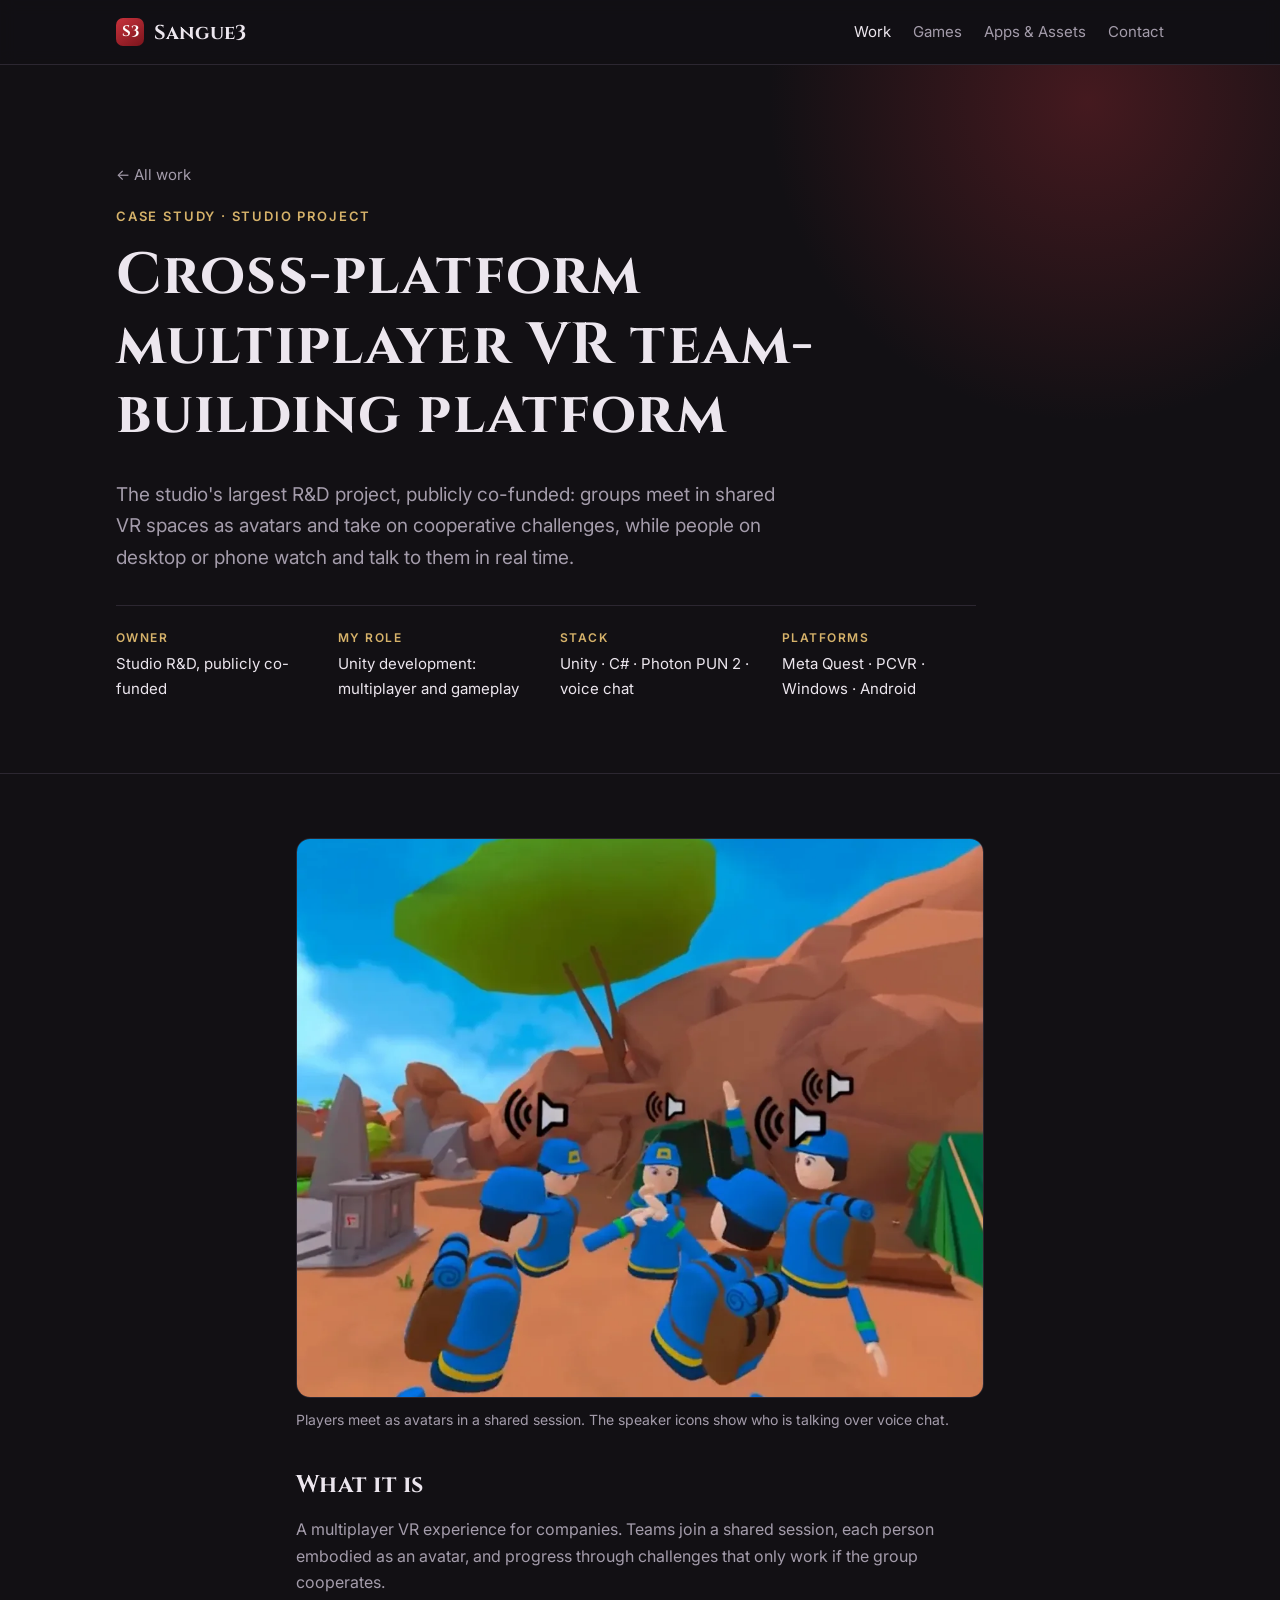
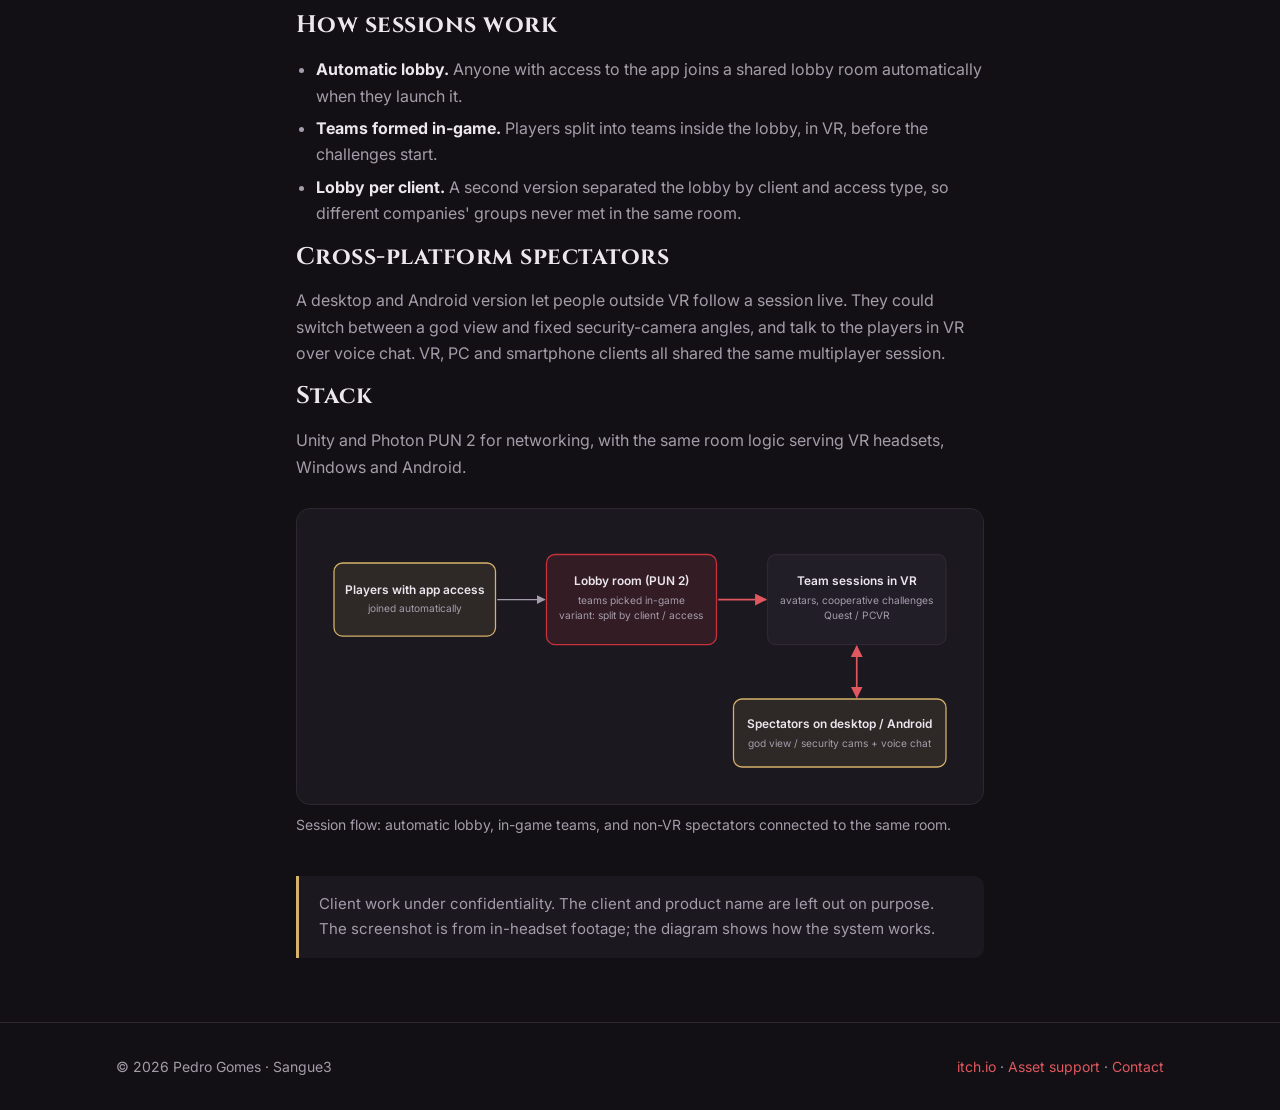
<file: work/vr-teambuilding.html>
<!doctype html>
<html lang="en">
<head>
  <meta charset="utf-8">
  <meta name="viewport" content="width=device-width, initial-scale=1">
  <title>Cross-platform multiplayer VR team-building platform — Sangue3</title>
  <meta name="description" content="The studio's largest R&amp;D project, publicly co-funded: groups meet in shared VR spaces as avatars and take on cooperative challenges, while people on desktop or phone watch and talk to them in real time.">
  <link rel="preconnect" href="https://fonts.googleapis.com">
  <link rel="preconnect" href="https://fonts.gstatic.com" crossorigin>
  <link href="https://fonts.googleapis.com/css2?family=Cinzel:wght@700&family=Inter:wght@400;600&display=swap" rel="stylesheet">
  <link rel="stylesheet" href="../style.css?v=24fcdf18">
</head>
<body>
  <header class="site-header">
    <div class="wrap">
      <a class="brand" href="../index.html"><span class="brand-mark">S3</span><span class="brand-text">Sangue3</span></a>
      <nav class="nav">
        <a href="../work/index.html" aria-current="page">Work</a>
        <a href="../games/index.html">Games</a>
        <a href="../assets/index.html">Apps &amp; Assets</a>
        <a href="../contact.html">Contact</a>
      </nav>
    </div>
  </header>

  <main>
    <div class="hero">
      <div class="wrap">
        <a class="back" href="index.html#case-studies">&larr; All work</a>
        <div class="eyebrow">Case study &middot; Studio project</div>
        <h1 style="max-width:22ch">Cross-platform multiplayer VR team-building platform</h1>
        <p>The studio's largest R&amp;D project, publicly co-funded: groups meet in shared VR spaces as avatars and take on cooperative challenges, while people on desktop or phone watch and talk to them in real time.</p>
        <dl class="cs-meta">
          <div><dt>Owner</dt><dd>Studio R&amp;D, publicly co-funded</dd></div>
          <div><dt>My role</dt><dd>Unity development: multiplayer and gameplay</dd></div>
          <div><dt>Stack</dt><dd>Unity &middot; C# &middot; Photon PUN 2 &middot; voice chat</dd></div>
          <div><dt>Platforms</dt><dd>Meta Quest &middot; PCVR &middot; Windows &middot; Android</dd></div>
        </dl>
      </div>
    </div>

    <section>
      <div class="wrap cs-body">
        <figure class="shot">
          <img src="../img/work/vr-teambuilding.webp" alt="Group of VR avatars in a desert camp during a team-building session" width="1080" height="1075" loading="lazy">
          <figcaption>Players meet as avatars in a shared session. The speaker icons show who is talking over voice chat.</figcaption>
        </figure>

        <h2>What it is</h2>
        <p>A multiplayer VR experience for companies. Teams join a shared session, each person embodied as an avatar, and progress through challenges that only work if the group cooperates.</p>

        <h2>How sessions work</h2>
        <ul>
          <li><strong>Automatic lobby.</strong> Anyone with access to the app joins a shared lobby room automatically when they launch it.</li>
          <li><strong>Teams formed in-game.</strong> Players split into teams inside the lobby, in VR, before the challenges start.</li>
          <li><strong>Lobby per client.</strong> A second version separated the lobby by client and access type, so different companies' groups never met in the same room.</li>
        </ul>

        <h2>Cross-platform spectators</h2>
        <p>A desktop and Android version let people outside VR follow a session live. They could switch between a god view and fixed security-camera angles, and talk to the players in VR over voice chat. VR, PC and smartphone clients all shared the same multiplayer session.</p>

        <h2>Stack</h2>
        <p>Unity and Photon PUN 2 for networking, with the same room logic serving VR headsets, Windows and Android.</p>
        <div class="diagram" role="img" aria-label="Session flow: automatic lobby, in-game teams, and non-VR spectators connected to the same room.">
<svg viewBox="0 0 760 300" xmlns="http://www.w3.org/2000/svg">
<defs>
  <marker id="a" viewBox="0 0 10 10" refX="9" refY="5" markerWidth="7" markerHeight="7" orient="auto-start-reverse"><path class="arrow" d="M0,0 L10,5 L0,10 z"/></marker>
  <marker id="aa" viewBox="0 0 10 10" refX="9" refY="5" markerWidth="7" markerHeight="7" orient="auto-start-reverse"><path class="arrow-accent" d="M0,0 L10,5 L0,10 z"/></marker>
</defs>
  <rect class="box-gold" x="20" y="40" width="190" height="86" rx="10"/>
  <text x="115" y="76" text-anchor="middle">Players with app access</text>
  <text class="sub" x="115" y="98" text-anchor="middle">joined automatically</text>

  <rect class="box-accent" x="270" y="30" width="200" height="106" rx="10"/>
  <text x="370" y="66" text-anchor="middle">Lobby room (PUN 2)</text>
  <text class="sub" x="370" y="88" text-anchor="middle">teams picked in-game</text>
  <text class="sub" x="370" y="106" text-anchor="middle">variant: split by client / access</text>

  <rect class="box" x="530" y="30" width="210" height="106" rx="10"/>
  <text x="635" y="66" text-anchor="middle">Team sessions in VR</text>
  <text class="sub" x="635" y="88" text-anchor="middle">avatars, cooperative challenges</text>
  <text class="sub" x="635" y="106" text-anchor="middle">Quest / PCVR</text>

  <rect class="box-gold" x="490" y="200" width="250" height="80" rx="10"/>
  <text x="615" y="234" text-anchor="middle">Spectators on desktop / Android</text>
  <text class="sub" x="615" y="256" text-anchor="middle">god view / security cams + voice chat</text>

  <path class="wire" d="M212 83 H268" marker-end="url(#a)"/>
  <path class="wire-accent" d="M472 83 H528" marker-end="url(#aa)"/>
  <path class="wire-accent" d="M635 138 V198" marker-start="url(#aa)" marker-end="url(#aa)"/>
</svg>
        </div>
        <p class="caption">Session flow: automatic lobby, in-game teams, and non-VR spectators connected to the same room.</p>
        <div class="note">Client work under confidentiality. The client and product name are left out on purpose. The screenshot is from in-headset footage; the diagram shows how the system works.</div>
      </div>
    </section>
  </main>

  <footer class="site-footer">
    <div class="wrap">
      <span>&copy; <span id="y">2026</span> Pedro Gomes &middot; Sangue3</span>
      <span><a href="https://sangue3.itch.io/">itch.io</a> &middot; <a href="../support.html">Asset support</a> &middot; <a href="../contact.html">Contact</a></span>
    </div>
  </footer>
  <script>document.getElementById('y').textContent = new Date().getFullYear();</script>
</body>
</html>
</file>
<file: style.css>
:root {
  --bg: #121014;
  --bg-raised: #1b181f;
  --line: #2c2731;
  --text: #ece6ee;
  --muted: #a49cab;
  --accent: #c8323c;
  --accent-soft: #e0575f;
  --gold: #d6b26a;
  --radius: 14px;
  --max: 1080px;
}

* { box-sizing: border-box; }

html { scroll-behavior: smooth; }

body {
  margin: 0;
  background: var(--bg);
  color: var(--text);
  font: 16px/1.65 "Inter", system-ui, -apple-system, "Segoe UI", sans-serif;
  -webkit-font-smoothing: antialiased;
}

a { color: var(--accent-soft); text-decoration: none; }
a:hover { text-decoration: underline; }

h1, h2, h3 {
  font-family: "Cinzel", Georgia, serif;
  font-weight: 700;
  letter-spacing: .02em;
  line-height: 1.2;
  margin: 0 0 .5em;
}

.wrap { max-width: var(--max); margin: 0 auto; padding: 0 16px; }

/* Header */
.site-header {
  border-bottom: 1px solid var(--line);
  background: rgba(18, 16, 20, .85);
  backdrop-filter: blur(8px);
  position: sticky; top: 0; z-index: 10;
}
.site-header .wrap {
  display: flex; align-items: center; justify-content: space-between;
  height: 64px; gap: 16px;
}
.brand {
  display: flex; align-items: center; gap: 10px;
  font-family: "Cinzel", Georgia, serif; font-weight: 700; font-size: 20px;
  color: var(--text);
}
.brand:hover { text-decoration: none; }
.brand-mark {
  width: 28px; height: 28px; border-radius: 7px;
  background: linear-gradient(145deg, var(--accent), #7a141c);
  display: grid; place-items: center; font-size: 15px; color: #fff;
}
.nav { display: flex; gap: 22px; font-size: 15px; }
.nav a { color: var(--muted); }
.nav a:hover, .nav a[aria-current="page"] { color: var(--text); text-decoration: none; }

/* Hero */
.hero { padding: 96px 0 72px; position: relative; overflow: hidden; }
.hero::before {
  content: ""; position: absolute; inset: -40% -10% auto auto;
  width: 640px; height: 640px; border-radius: 50%;
  background: radial-gradient(closest-side, rgba(200, 50, 60, .28), transparent);
  pointer-events: none;
}
.eyebrow {
  color: var(--gold); text-transform: uppercase; letter-spacing: .14em;
  font-size: 13px; font-weight: 600; margin-bottom: 14px;
}
.hero h1 { font-size: clamp(34px, 6vw, 58px); max-width: 14ch; }
.hero p { color: var(--muted); font-size: 19px; max-width: 56ch; margin: 0 0 32px; }

.btn {
  display: inline-block; padding: 12px 22px; border-radius: 10px;
  font-weight: 600; font-size: 15px; border: 1px solid transparent;
}
.btn:hover { text-decoration: none; }
.btn-primary { background: var(--accent); color: #fff; }
.btn-primary:hover { background: var(--accent-soft); }
.btn-ghost { border-color: var(--line); color: var(--text); margin-left: 8px; }
.btn-ghost:hover { border-color: var(--muted); }

/* Sections */
section { padding: 64px 0; border-top: 1px solid var(--line); }
.section-head { margin-bottom: 32px; }
.section-head h2 { font-size: 30px; }
.section-head p { color: var(--muted); margin: 0; max-width: 60ch; }

.grid { display: grid; gap: 20px; grid-template-columns: repeat(auto-fit, minmax(300px, 1fr)); }

.card {
  background: var(--bg-raised); border: 1px solid var(--line);
  border-radius: var(--radius); padding: 28px;
  display: flex; flex-direction: column;
}
.card h3 { font-size: 22px; margin-bottom: 8px; }
.card p { color: var(--muted); margin: 0 0 16px; }
.card ul { color: var(--muted); padding-left: 20px; margin: 0 0 20px; }
.card ul li { margin-bottom: 4px; }
.card .meta { margin-top: auto; display: flex; flex-wrap: wrap; gap: 8px; }

.tag {
  font-size: 12px; font-weight: 600; letter-spacing: .04em;
  padding: 4px 10px; border-radius: 999px;
  border: 1px solid var(--line); color: var(--muted);
}
.tag-gold { border-color: rgba(214, 178, 106, .5); color: var(--gold); }

.features { display: grid; gap: 28px; grid-template-columns: repeat(auto-fit, minmax(220px, 1fr)); }
.features h3 { font-size: 17px; font-family: "Inter", system-ui, sans-serif; letter-spacing: 0; }
.features p { color: var(--muted); margin: 0; font-size: 15px; }

/* Contact */
.contact-box {
  background: var(--bg-raised); border: 1px solid var(--line);
  border-radius: var(--radius); padding: 32px; max-width: 640px;
}
.contact-box dl { margin: 0; display: grid; grid-template-columns: max-content 1fr; gap: 12px 24px; }
.contact-box dt { color: var(--muted); }
.contact-box dd { margin: 0; overflow-wrap: anywhere; }
.prose { max-width: 68ch; color: var(--muted); }
.prose h2 { color: var(--text); font-size: 24px; margin-top: 40px; }
.prose strong { color: var(--text); }

/* Footer */
.site-footer { border-top: 1px solid var(--line); padding: 32px 0; color: var(--muted); font-size: 14px; }
.site-footer .wrap { display: flex; flex-wrap: wrap; justify-content: space-between; gap: 12px; }

@media (max-width: 560px) {
  .nav { gap: 14px; font-size: 14px; }
  .hero { padding: 64px 0 48px; }
  .btn-ghost { margin: 10px 0 0; }
  .contact-box dl { grid-template-columns: 1fr; gap: 2px; }
  .contact-box dd { margin-bottom: 12px; }
}

/* Work / case studies */
.cs-meta { display: grid; gap: 14px 28px; grid-template-columns: repeat(auto-fit, minmax(180px, 1fr)); margin: 8px 0 0; padding: 22px 0 0; border-top: 1px solid var(--line); max-width: 860px; }
.cs-meta dt { color: var(--gold); text-transform: uppercase; letter-spacing: .12em; font-size: 12px; font-weight: 600; }
.cs-meta dd { margin: 4px 0 0; color: var(--text); font-size: 15px; }
.cs-body { max-width: 72ch; color: var(--muted); }
.cs-body h2 { color: var(--text); font-size: 24px; margin-top: 8px; }
.cs-body strong { color: var(--text); }
.cs-body ul { padding-left: 20px; }
.cs-body li { margin-bottom: 6px; }
.diagram { margin: 28px 0 8px; background: var(--bg-raised); border: 1px solid var(--line); border-radius: var(--radius); padding: 20px; overflow-x: auto; }
.diagram svg { display: block; width: 100%; min-width: 560px; height: auto; }
.diagram svg .box { fill: #221e27; stroke: var(--line); stroke-width: 1.5; }
.diagram svg .box-accent { fill: rgba(200, 50, 60, .14); stroke: var(--accent); stroke-width: 1.5; }
.diagram svg .box-gold { fill: rgba(214, 178, 106, .1); stroke: var(--gold); stroke-width: 1.5; }
.diagram svg text { fill: var(--text); font: 600 14px "Inter", system-ui, sans-serif; }
.diagram svg text.sub { fill: var(--muted); font-weight: 400; font-size: 12px; }
.diagram svg .wire { stroke: var(--muted); stroke-width: 1.5; fill: none; }
.diagram svg .wire-accent { stroke: var(--accent-soft); stroke-width: 2; fill: none; }
.diagram svg .arrow { fill: var(--muted); }
.diagram svg .arrow-accent { fill: var(--accent-soft); }
.caption { color: var(--muted); font-size: 14px; margin: 0 0 8px; }
.note { margin-top: 40px; padding: 16px 20px; border-left: 3px solid var(--gold); background: var(--bg-raised); border-radius: 0 10px 10px 0; color: var(--muted); font-size: 15px; }
.card h3 a { color: var(--text); }
.card h3 a:hover { color: var(--accent-soft); text-decoration: none; }
.back { display: inline-block; margin-bottom: 18px; color: var(--muted); font-size: 15px; }
.read-more { margin-top: 18px; font-weight: 600; font-size: 15px; }

/* Landing */
.brand-text { white-space: nowrap; }
.hero-home { padding: 88px 0 40px; }
.hero-home h1 { max-width: 16ch; }
.hero-home .role { color: var(--text); font-size: clamp(19px, 2.4vw, 23px); font-weight: 600; margin: -4px 0 14px; max-width: none; }
.stats { display: grid; grid-template-columns: repeat(4, minmax(0, 1fr)); gap: 1px; margin: 40px 0 0; background: var(--line); border: 1px solid var(--line); border-radius: var(--radius); overflow: hidden; max-width: 860px; }
.stats div { background: var(--bg-raised); padding: 18px 20px; }
.stats b { display: block; font-family: "Cinzel", Georgia, serif; font-size: 26px; color: var(--text); line-height: 1.2; }
.stats span { color: var(--muted); font-size: 14px; }

.doors { display: grid; gap: 20px; grid-template-columns: repeat(auto-fit, minmax(290px, 1fr)); }
.door {
  position: relative; display: flex; flex-direction: column; gap: 12px;
  background: var(--bg-raised); border: 1px solid var(--line); border-radius: var(--radius);
  padding: 28px; color: var(--text); overflow: hidden;
  transition: transform .25s cubic-bezier(.2, .8, .2, 1.2), border-color .2s, box-shadow .25s;
}
.door::after {
  content: ""; position: absolute; inset: auto -30% -60% auto; width: 320px; height: 320px; border-radius: 50%;
  background: radial-gradient(closest-side, rgba(200, 50, 60, .22), transparent);
  opacity: 0; transition: opacity .3s; pointer-events: none;
}
.door:hover, .door:focus-visible { text-decoration: none; transform: translateY(-4px); border-color: rgba(200, 50, 60, .55); box-shadow: 0 14px 40px rgba(0, 0, 0, .35); }
.door:hover::after, .door:focus-visible::after { opacity: 1; }
.door:active { transform: translateY(-1px) scale(.99); }
.door-icon { width: 44px; height: 44px; border-radius: 11px; display: grid; place-items: center; background: rgba(200, 50, 60, .14); border: 1px solid rgba(200, 50, 60, .45); color: var(--accent-soft); }
.door-icon svg { width: 22px; height: 22px; }
.door .eyebrow { margin: 4px 0 0; font-size: 12px; }
.door h3 { font-size: 24px; margin: 0; }
.door p { color: var(--muted); margin: 0; }
.door .meta { display: flex; flex-wrap: wrap; gap: 8px; margin-top: 4px; }
.door .go { margin-top: auto; padding-top: 10px; font-weight: 600; font-size: 15px; color: var(--accent-soft); display: inline-flex; align-items: center; gap: 8px; }
.door .go i { font-style: normal; transition: transform .25s cubic-bezier(.2, .8, .2, 1.4); }
.door:hover .go i { transform: translateX(5px); }
.thumbs { display: flex; gap: 8px; }
.thumbs img { width: 33%; aspect-ratio: 315 / 250; object-fit: cover; border-radius: 8px; border: 1px solid var(--line); background: #1e1e1e; }

.links { display: flex; flex-wrap: wrap; gap: 10px; }
.links a {
  display: inline-flex; align-items: center; gap: 8px; padding: 10px 16px; border-radius: 10px;
  border: 1px solid var(--line); color: var(--text); font-weight: 600; font-size: 15px; transition: border-color .2s, transform .2s;
}
.links a:hover { text-decoration: none; border-color: var(--muted); transform: translateY(-2px); }
.links svg { width: 16px; height: 16px; color: var(--muted); }

/* Experience */
.timeline { display: grid; gap: 20px; }
.job { background: var(--bg-raised); border: 1px solid var(--line); border-radius: var(--radius); padding: 28px; }
.job-head { display: flex; flex-wrap: wrap; justify-content: space-between; align-items: baseline; gap: 4px 16px; }
.job-head h3 { font-size: 22px; margin: 0; }
.job-dates { color: var(--gold); font-weight: 600; font-size: 14px; letter-spacing: .04em; white-space: nowrap; }
.job-org { color: var(--muted); margin: 4px 0 16px; }
.job ul { color: var(--muted); padding-left: 20px; margin: 0; }
.job li { margin-bottom: 8px; }
.job li strong { color: var(--text); }
.skills { display: grid; grid-template-columns: max-content 1fr; gap: 10px 24px; margin: 0; }
.skills dt { color: var(--gold); text-transform: uppercase; letter-spacing: .12em; font-size: 12px; font-weight: 600; padding-top: 3px; }
.skills dd { margin: 0; color: var(--muted); }

/* Games */
.game-card { padding: 0; overflow: hidden; transition: transform .25s cubic-bezier(.2, .8, .2, 1.2), border-color .2s; }
.game-card:hover { transform: translateY(-4px); border-color: rgba(200, 50, 60, .55); }
.game-card .cover { display: block; aspect-ratio: 315 / 250; background: #1e1e1e; overflow: hidden; }
.game-card .cover img { width: 100%; height: 100%; object-fit: cover; display: block; transition: transform .4s; }
.game-card:hover .cover img { transform: scale(1.04); }
.game-card .body { padding: 24px 28px 28px; display: flex; flex-direction: column; flex: 1; }
.game-card .meta .btn { margin: 0; }

/* Entrance */
@media (prefers-reduced-motion: no-preference) {
  .rise { animation: rise .6s cubic-bezier(.2, .8, .2, 1) both; }
  .rise-2 { animation-delay: .08s; } .rise-3 { animation-delay: .16s; } .rise-4 { animation-delay: .24s; }
  @keyframes rise { from { opacity: 0; transform: translateY(14px); } }
}
@media (prefers-reduced-motion: reduce) {
  html { scroll-behavior: auto; }
  .door, .game-card, .links a, .door .go i, .game-card .cover img { transition: none; }
}

@media (max-width: 720px) {
  .stats { grid-template-columns: repeat(2, minmax(0, 1fr)); }
}
@media (max-width: 560px) {
  .brand-text { display: none; }
  .nav { gap: 12px; }
  .hero-home { padding: 56px 0 40px; }
  .stats div { padding: 14px 16px; }
  .stats b { font-size: 22px; }
  .door, .job { padding: 22px; }
  .skills { grid-template-columns: 1fr; gap: 2px; }
  .skills dd { margin-bottom: 12px; }
}
.doors-section { padding: 40px 0 72px; }
.games-grid { grid-template-columns: repeat(auto-fit, minmax(240px, 1fr)); }
.games-grid .card h3 { font-size: 20px; }
.games-grid .card .body { padding: 20px 22px 24px; }
.cover-gen {
  display: flex !important; flex-direction: column; align-items: center; justify-content: center; gap: 10px;
  background: radial-gradient(circle at 50% 35%, rgba(200, 50, 60, .35), transparent 65%), linear-gradient(160deg, #2a2230, #121014) !important;
  color: var(--gold); text-align: center; text-decoration: none !important;
}
.cover-gen svg { width: 42px; height: 42px; transition: transform .4s; }
.cover-gen span { font-family: "Cinzel", Georgia, serif; font-weight: 700; font-size: 18px; line-height: 1.15; color: var(--text); letter-spacing: .04em; }
.game-card:hover .cover-gen svg { transform: scale(1.08) rotate(-4deg); }

/* Case-study screenshots */
.shot { margin: 0 0 40px; }
.shot img {
  display: block; width: 100%; height: auto; max-height: 560px; object-fit: cover;
  border-radius: var(--radius); border: 1px solid var(--line); background: var(--bg-raised);
}
.shot figcaption { color: var(--muted); font-size: 14px; margin-top: 10px; }
.work-card { overflow: hidden; }
.work-thumb { display: block; margin: -28px -28px 22px; aspect-ratio: 16 / 9; overflow: hidden; background: #1e1e1e; border-bottom: 1px solid var(--line); }
.work-thumb img { width: 100%; height: 100%; object-fit: cover; display: block; transition: transform .4s; }
.work-card { transition: transform .25s cubic-bezier(.2, .8, .2, 1.2), border-color .2s; }
.work-card:hover { transform: translateY(-4px); border-color: rgba(200, 50, 60, .55); }
.work-card:hover .work-thumb img { transform: scale(1.04); }
@media (prefers-reduced-motion: reduce) { .work-card, .work-thumb img { transition: none; } }
.grid-2 { grid-template-columns: repeat(auto-fit, minmax(min(100%, 380px), 1fr)); }
.games-grid { grid-template-columns: repeat(auto-fit, minmax(min(100%, 300px), 1fr)); }
.callout { font-size: 14px; padding: 10px 12px; border-radius: 10px; background: rgba(88, 101, 242, .12); border: 1px solid rgba(88, 101, 242, .4); }
.card .callout { color: var(--text); }
.callout strong { color: #a5b0ff; }
.tag-discord { border-color: rgba(88, 101, 242, .6); color: #a5b0ff; }
</file>
